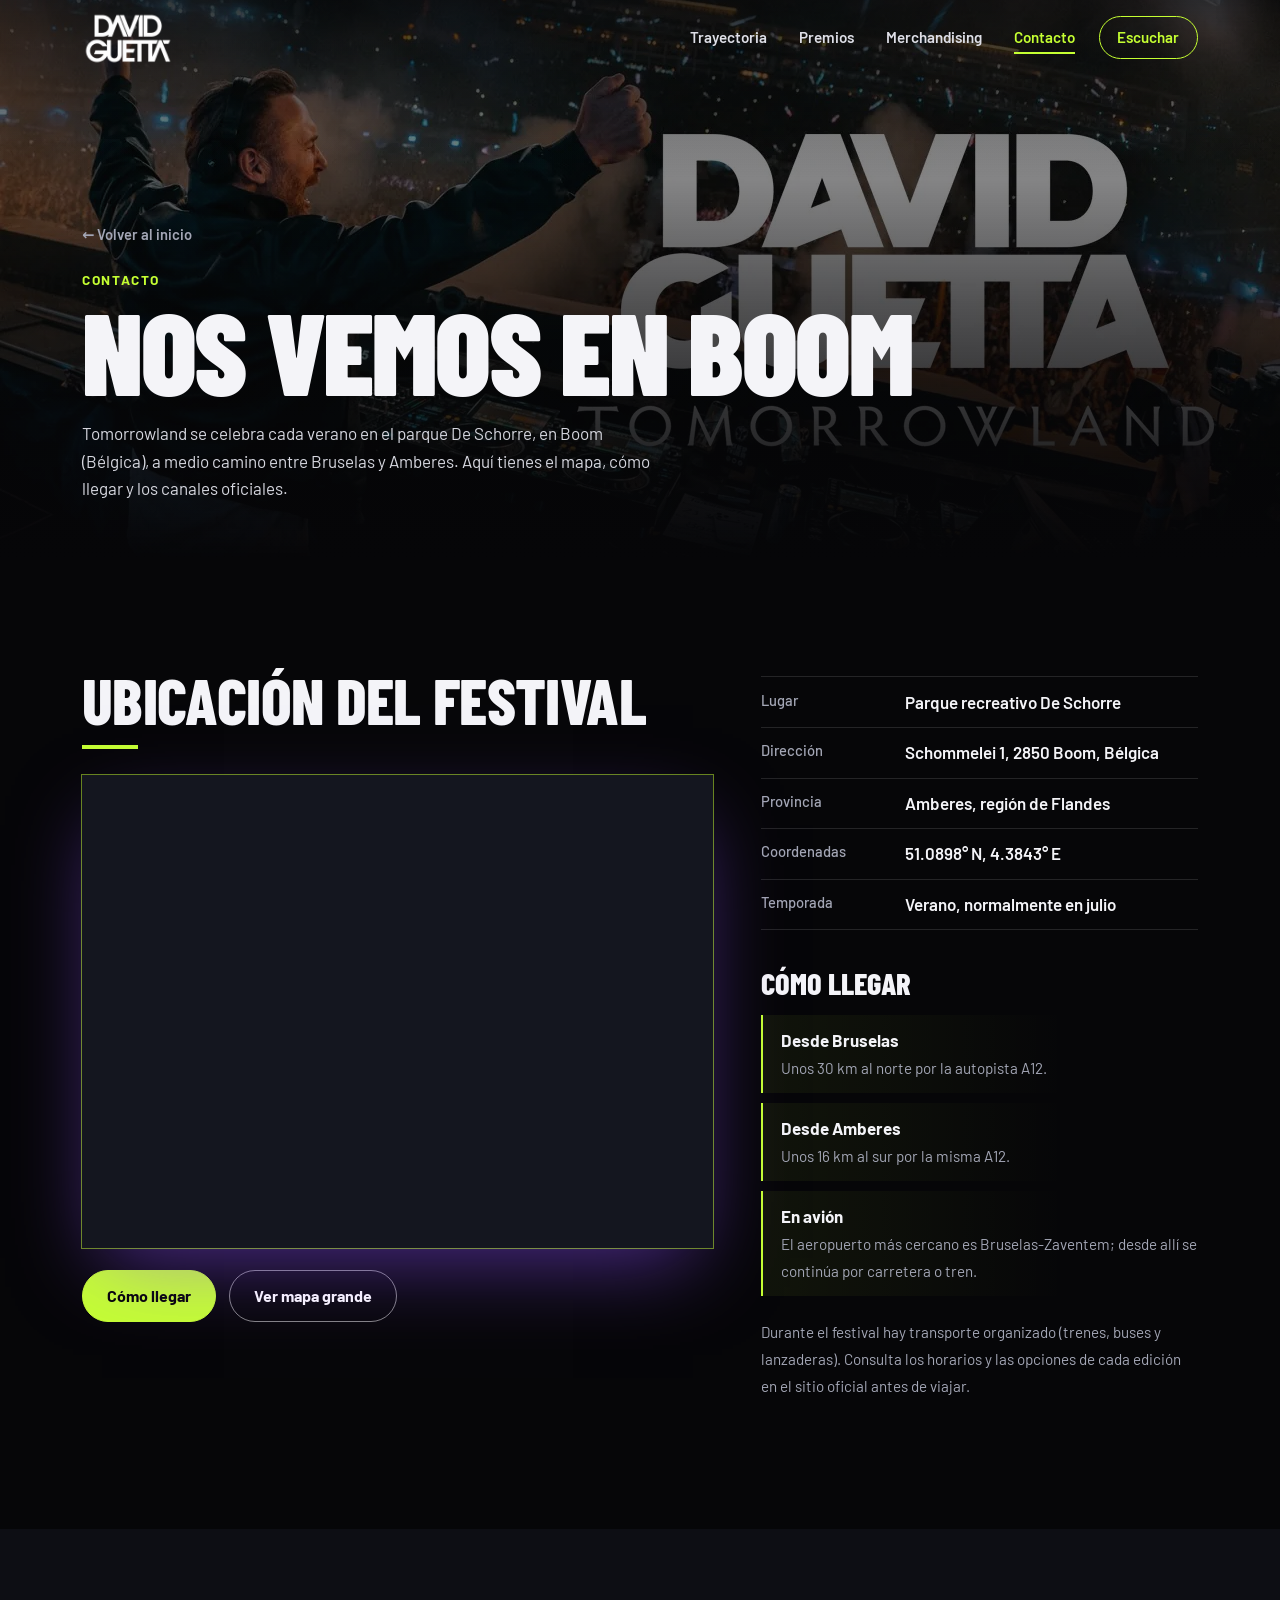
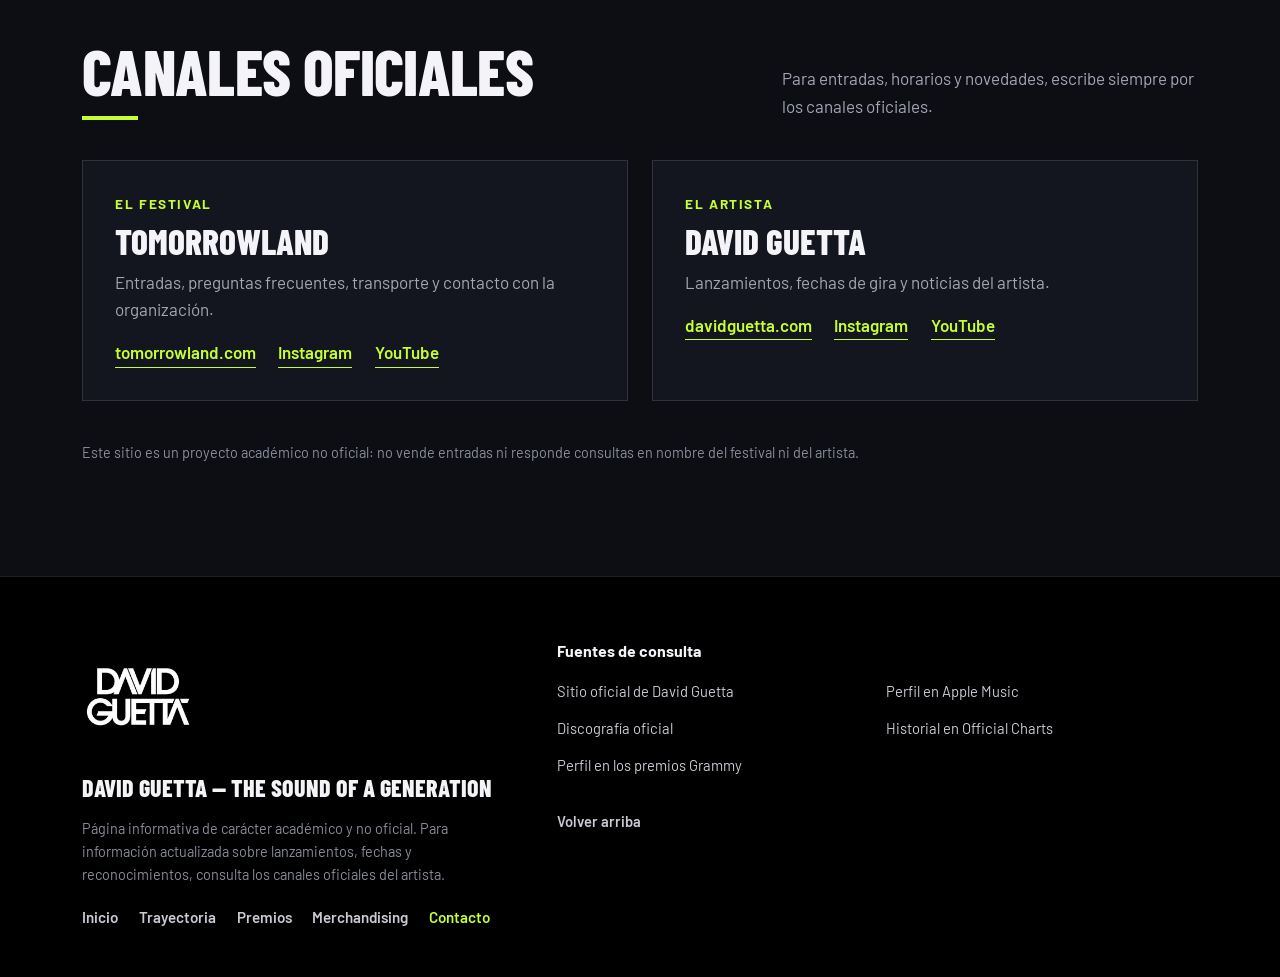
<file: contacto.html>
<!doctype html>
<html lang="es">
<head>
  <meta charset="utf-8">
  <meta name="viewport" content="width=device-width, initial-scale=1">
  <meta name="description" content="Contacto y ubicación de Tomorrowland en Boom, Bélgica: mapa interactivo, cómo llegar y canales oficiales.">
  <meta name="theme-color" content="#060608">
  <meta property="og:type" content="website">
  <meta property="og:title" content="Contacto y ubicación | David Guetta">
  <meta property="og:description" content="Contacto y ubicación de Tomorrowland en Boom, Bélgica: mapa interactivo, cómo llegar y canales oficiales.">
  <title>Contacto y ubicación | David Guetta</title>
  <link rel="icon" href="img/brand/logo.webp" type="image/webp">

  <!-- Bootstrap 5: grilla, navbar responsive y carrusel de fotos -->
  <link href="https://cdn.jsdelivr.net/npm/bootstrap@5.3.3/dist/css/bootstrap.min.css" rel="stylesheet">
  <!-- Tipografías -->
  <link rel="preconnect" href="https://fonts.googleapis.com">
  <link rel="preconnect" href="https://fonts.gstatic.com" crossorigin>
  <link href="https://fonts.googleapis.com/css2?family=Barlow+Condensed:ital,wght@0,500;0,700;0,800;0,900;1,800&family=Barlow:wght@400;500;600;700&display=swap" rel="stylesheet">
  <link rel="stylesheet" href="css/styles.css?v=6">
  <!-- Activa las animaciones antes de pintar la página (así no hay parpadeo).
       Si la persona pidió "reducir movimiento" en su sistema, no se activan.
       Si main.js no llega a cargar, a los 3 s se desactivan para que nada quede oculto. -->
  <script>
    document.documentElement.classList.add('js');
    if (!window.matchMedia('(prefers-reduced-motion: reduce)').matches) {
      document.documentElement.classList.add('motion');
      setTimeout(function () { if (!window.__fxReady) document.documentElement.classList.remove('motion'); }, 3000);
    }
  </script>
</head>
<body>
  <a class="skip-link" href="#contenido">Saltar al contenido</a>
  <div class="scroll-progress" aria-hidden="true"></div>

  <!-- Navegación Bootstrap: se convierte en menú hamburguesa en pantallas pequeñas -->
  <nav class="navbar navbar-expand-lg navbar-dark site-nav fixed-top" aria-label="Principal">
    <div class="container">
      <a class="navbar-brand brand-mark" href="index.html" aria-label="David Guetta, inicio">
        <span class="brand-logo" aria-hidden="true"></span>
      </a>
      <button class="navbar-toggler" type="button" data-bs-toggle="collapse" data-bs-target="#mainNav"
        aria-controls="mainNav" aria-expanded="false" aria-label="Abrir o cerrar navegación">
        <span class="navbar-toggler-icon"></span>
      </button>
      <div class="collapse navbar-collapse" id="mainNav">
        <ul class="navbar-nav ms-auto align-items-lg-center gap-lg-3">
          <li class="nav-item"><a class="nav-link" href="trayectoria.html">Trayectoria</a></li>
          <li class="nav-item"><a class="nav-link" href="premios.html">Premios</a></li>
          <li class="nav-item"><a class="nav-link" href="merchandising.html">Merchandising</a></li>
          <li class="nav-item"><a class="nav-link" href="contacto.html" aria-current="page">Contacto</a></li>
          <li class="nav-item"><a class="nav-link nav-cta" href="https://open.spotify.com/search/David%20Guetta" target="_blank" rel="noopener noreferrer">Escuchar</a></li>
        </ul>
      </div>
    </div>
  </nav>

  <main id="contenido">
    <!-- ENCABEZADO DE LA PÁGINA -->
    <header class="page-hero" id="inicio">
      <img class="page-hero-photo" src="img/galeria/tomorrowland-cabina.webp" srcset="img/galeria/tomorrowland-cabina-640.webp 640w, img/galeria/tomorrowland-cabina.webp 1280w" sizes="100vw" alt="David Guetta saluda al público desde la cabina del escenario de Tomorrowland" width="1280" height="720" fetchpriority="high">
      <div class="container page-hero-content">
        <a class="page-back" href="index.html">Volver al inicio</a>
        <p class="page-kicker">Contacto</p>
        <h1 class="page-title">Nos vemos en Boom</h1>
        <p class="page-intro">Tomorrowland se celebra cada verano en el parque De Schorre, en Boom (Bélgica), a medio camino entre Bruselas y Amberes. Aquí tienes el mapa, cómo llegar y los canales oficiales.</p>
      </div>
    </header>

    <!-- MAPA Y UBICACIÓN -->
    <section class="section-pad" id="ubicacion">
      <div class="container">
        <div class="row g-4 g-lg-5">
          <div class="col-lg-7">
            <h2 class="section-title">Ubicación del festival</h2>
            <div class="map-frame">
              <iframe title="Mapa interactivo del parque De Schorre en Boom, Bélgica, sede de Tomorrowland"
                src="https://www.openstreetmap.org/export/embed.html?bbox=4.3600%2C51.0800%2C4.4080%2C51.0990&amp;layer=mapnik&amp;marker=51.0898%2C4.3843"
                loading="lazy"></iframe>
            </div>
            <div class="map-actions">
              <a class="btn btn-neon" href="https://www.google.com/maps/dir/?api=1&amp;destination=51.0898,4.3843" target="_blank" rel="noopener noreferrer">Cómo llegar</a>
              <a class="btn btn-ghost" href="https://www.openstreetmap.org/?mlat=51.0898&amp;mlon=4.3843#map=15/51.0898/4.3843" target="_blank" rel="noopener noreferrer">Ver mapa grande</a>
            </div>
          </div>
          <div class="col-lg-5">
            <dl class="profile contact-data">
              <div><dt>Lugar</dt><dd>Parque recreativo De Schorre</dd></div>
              <div><dt>Dirección</dt><dd>Schommelei 1, 2850 Boom, Bélgica</dd></div>
              <div><dt>Provincia</dt><dd>Amberes, región de Flandes</dd></div>
              <div><dt>Coordenadas</dt><dd>51.0898° N, 4.3843° E</dd></div>
              <div><dt>Temporada</dt><dd>Verano, normalmente en julio</dd></div>
            </dl>
            <h3 class="contact-heading">Cómo llegar</h3>
            <ul class="route-list">
              <li><strong>Desde Bruselas</strong><span>Unos 30 km al norte por la autopista A12.</span></li>
              <li><strong>Desde Amberes</strong><span>Unos 16 km al sur por la misma A12.</span></li>
              <li><strong>En avión</strong><span>El aeropuerto más cercano es Bruselas-Zaventem; desde allí se continúa por carretera o tren.</span></li>
            </ul>
            <p class="body-copy contact-note">Durante el festival hay transporte organizado (trenes, buses y lanzaderas). Consulta los horarios y las opciones de cada edición en el sitio oficial antes de viajar.</p>
          </div>
        </div>
      </div>
    </section>

    <!-- CANALES OFICIALES -->
    <section class="section-pad section-alt" id="canales">
      <div class="container">
        <div class="section-head">
          <h2 class="section-title">Canales oficiales</h2>
          <p class="section-intro">Para entradas, horarios y novedades, escribe siempre por los canales oficiales.</p>
        </div>
        <div class="row row-cols-1 row-cols-md-2 g-3 g-md-4">
          <div class="col">
            <article class="contact-card">
              <p class="page-kicker">El festival</p>
              <h3>Tomorrowland</h3>
              <p>Entradas, preguntas frecuentes, transporte y contacto con la organización.</p>
              <div class="contact-links">
                <a class="text-link" href="https://www.tomorrowland.com/" target="_blank" rel="noopener noreferrer">tomorrowland.com</a>
                <a class="text-link" href="https://www.instagram.com/tomorrowland/" target="_blank" rel="noopener noreferrer">Instagram</a>
                <a class="text-link" href="https://www.youtube.com/@tomorrowland" target="_blank" rel="noopener noreferrer">YouTube</a>
              </div>
            </article>
          </div>
          <div class="col">
            <article class="contact-card">
              <p class="page-kicker">El artista</p>
              <h3>David Guetta</h3>
              <p>Lanzamientos, fechas de gira y noticias del artista.</p>
              <div class="contact-links">
                <a class="text-link" href="https://davidguetta.com/" target="_blank" rel="noopener noreferrer">davidguetta.com</a>
                <a class="text-link" href="https://www.instagram.com/davidguetta/" target="_blank" rel="noopener noreferrer">Instagram</a>
                <a class="text-link" href="https://www.youtube.com/@davidguetta" target="_blank" rel="noopener noreferrer">YouTube</a>
              </div>
            </article>
          </div>
        </div>
        <p class="footer-note contact-disclaimer">Este sitio es un proyecto académico no oficial: no vende entradas ni responde consultas en nombre del festival ni del artista.</p>
      </div>
    </section>
  </main>

  <footer class="site-footer">
    <div class="container">
      <div class="row g-4 align-items-start">
        <div class="col-md-5">
          <img class="footer-logo" src="img/brand/logo.webp" alt="Logo de David Guetta" width="400" height="400" loading="lazy">
          <p class="footer-tagline">David Guetta — The sound of a generation</p>
          <p class="footer-note">Página informativa de carácter académico y no oficial. Para información actualizada sobre lanzamientos, fechas y reconocimientos, consulta los canales oficiales del artista.</p>
          <nav class="footer-nav" aria-label="Páginas del sitio">
            <a href="index.html">Inicio</a>
            <a href="trayectoria.html">Trayectoria</a>
            <a href="premios.html">Premios</a>
            <a href="merchandising.html">Merchandising</a>
            <a href="contacto.html" aria-current="page">Contacto</a>
          </nav>
        </div>
        <div class="col-md-7">
          <h2 class="footer-heading">Fuentes de consulta</h2>
          <ul class="sources">
            <li><a href="https://davidguetta.com/" target="_blank" rel="noopener noreferrer">Sitio oficial de David Guetta</a></li>
            <li><a href="https://davidguetta.com/discography/" target="_blank" rel="noopener noreferrer">Discografía oficial</a></li>
            <li><a href="https://www.grammy.com/artists/david-guetta/12848/" target="_blank" rel="noopener noreferrer">Perfil en los premios Grammy</a></li>
            <li><a href="https://music.apple.com/us/artist/david-guetta/5557599" target="_blank" rel="noopener noreferrer">Perfil en Apple Music</a></li>
            <li><a href="https://www.officialcharts.com/artist/816/david-guetta/" target="_blank" rel="noopener noreferrer">Historial en Official Charts</a></li>
          </ul>
          <a href="#inicio" class="back-top">Volver arriba</a>
        </div>
      </div>
    </div>
  </footer>

  <!-- Bootstrap JavaScript: menú responsive y carrusel -->
  <script src="https://cdn.jsdelivr.net/npm/bootstrap@5.3.3/dist/js/bootstrap.bundle.min.js"></script>
  <script src="js/main.js?v=6"></script>
</body>
</html>
</file>
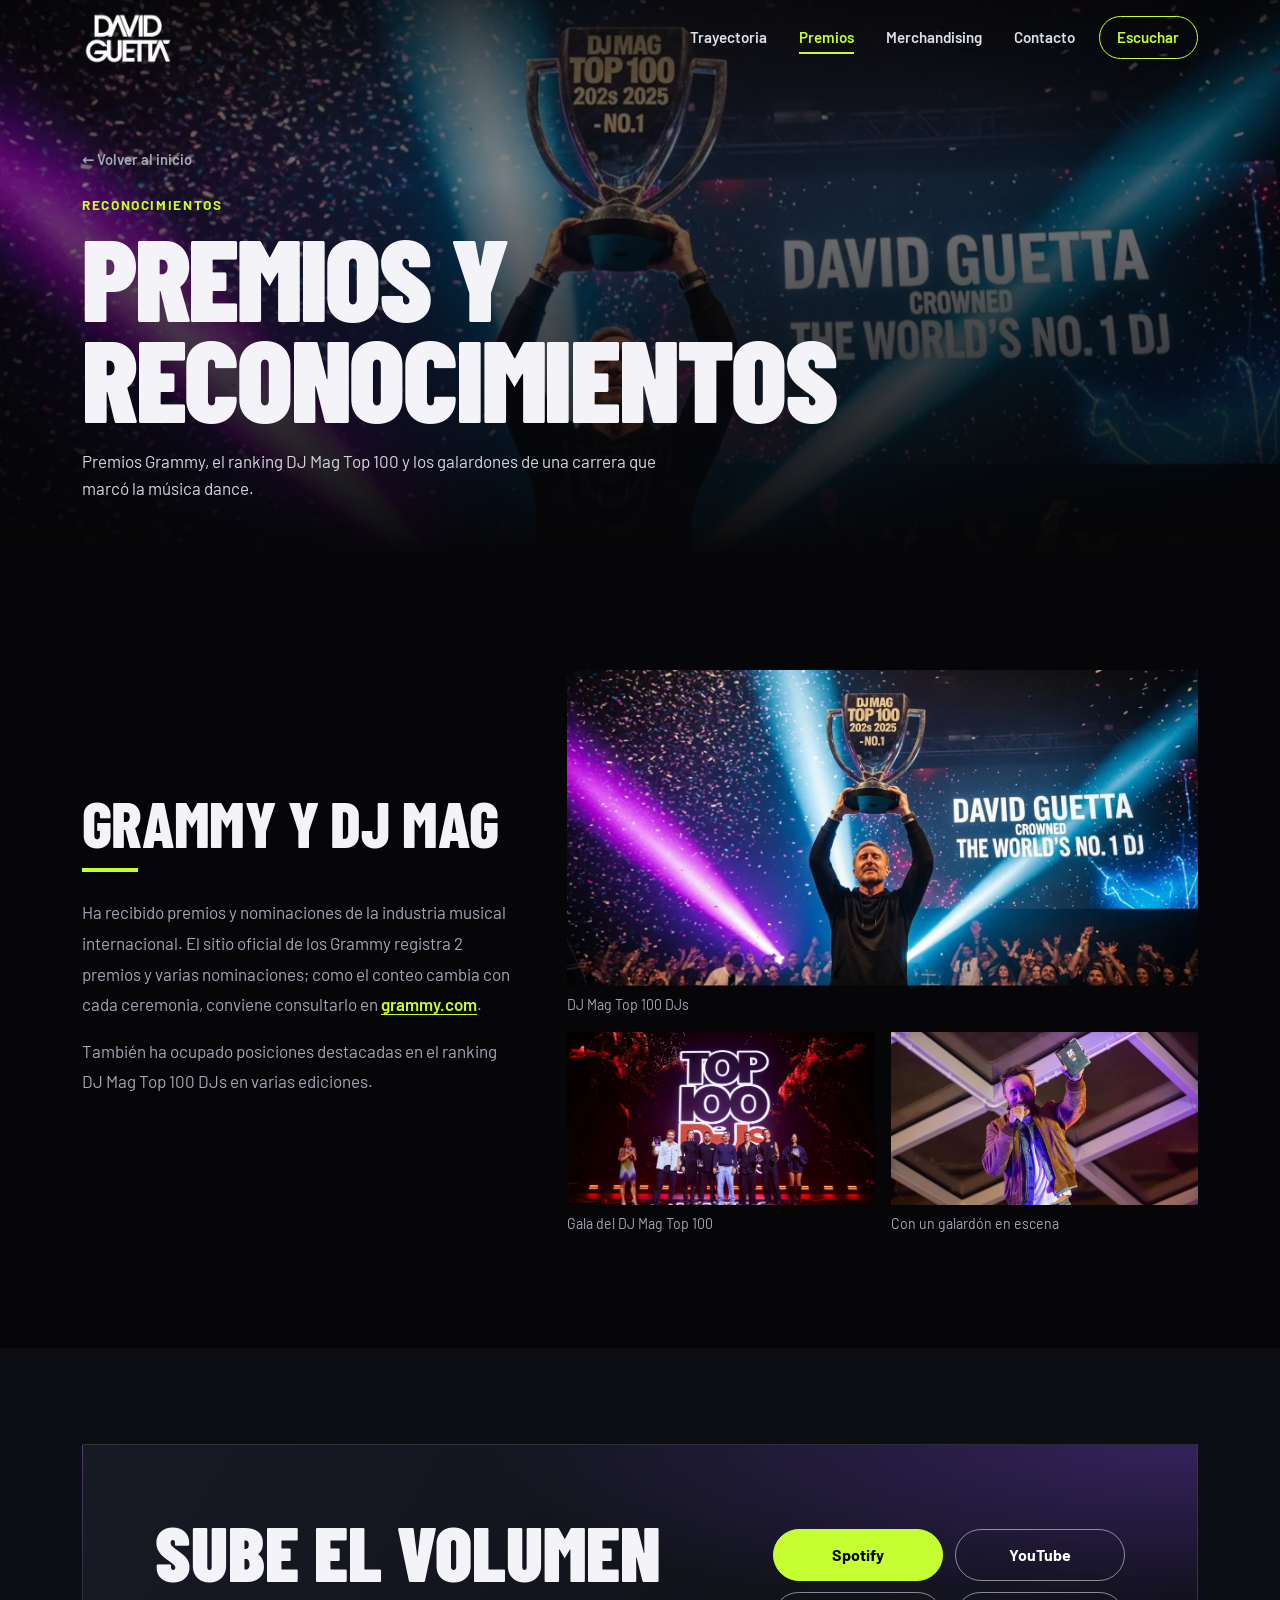
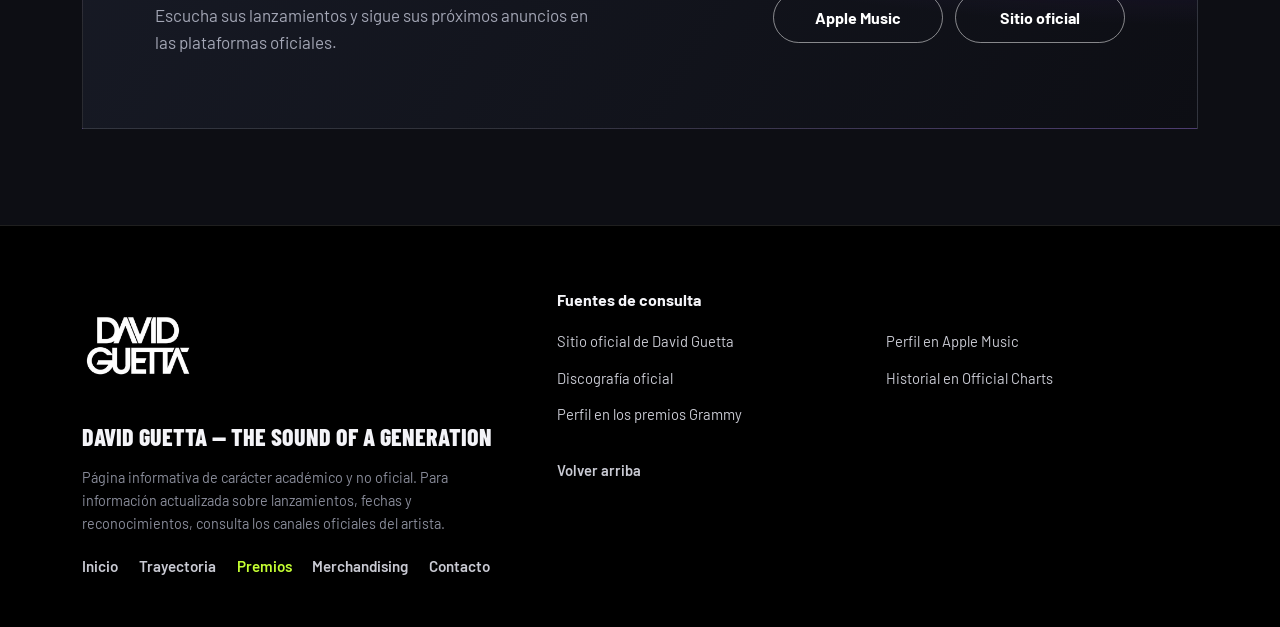
<file: premios.html>
<!doctype html>
<html lang="es">
<head>
  <meta charset="utf-8">
  <meta name="viewport" content="width=device-width, initial-scale=1">
  <meta name="description" content="Premios Grammy, ranking DJ Mag Top 100 y otros reconocimientos de David Guetta.">
  <meta name="theme-color" content="#060608">
  <meta property="og:type" content="website">
  <meta property="og:title" content="Premios y reconocimientos | David Guetta">
  <meta property="og:description" content="Premios Grammy, ranking DJ Mag Top 100 y otros reconocimientos de David Guetta.">
  <title>Premios y reconocimientos | David Guetta</title>
  <link rel="icon" href="img/brand/logo.webp" type="image/webp">

  <!-- Bootstrap 5: grilla, navbar responsive y carrusel de fotos -->
  <link href="https://cdn.jsdelivr.net/npm/bootstrap@5.3.3/dist/css/bootstrap.min.css" rel="stylesheet">
  <!-- Tipografías -->
  <link rel="preconnect" href="https://fonts.googleapis.com">
  <link rel="preconnect" href="https://fonts.gstatic.com" crossorigin>
  <link href="https://fonts.googleapis.com/css2?family=Barlow+Condensed:ital,wght@0,500;0,700;0,800;0,900;1,800&family=Barlow:wght@400;500;600;700&display=swap" rel="stylesheet">
  <link rel="stylesheet" href="css/styles.css?v=6">
  <!-- Activa las animaciones antes de pintar la página (así no hay parpadeo).
       Si la persona pidió "reducir movimiento" en su sistema, no se activan.
       Si main.js no llega a cargar, a los 3 s se desactivan para que nada quede oculto. -->
  <script>
    document.documentElement.classList.add('js');
    if (!window.matchMedia('(prefers-reduced-motion: reduce)').matches) {
      document.documentElement.classList.add('motion');
      setTimeout(function () { if (!window.__fxReady) document.documentElement.classList.remove('motion'); }, 3000);
    }
  </script>
</head>
<body>
  <a class="skip-link" href="#contenido">Saltar al contenido</a>
  <div class="scroll-progress" aria-hidden="true"></div>

  <!-- Navegación Bootstrap: se convierte en menú hamburguesa en pantallas pequeñas -->
  <nav class="navbar navbar-expand-lg navbar-dark site-nav fixed-top" aria-label="Principal">
    <div class="container">
      <a class="navbar-brand brand-mark" href="index.html" aria-label="David Guetta, inicio">
        <span class="brand-logo" aria-hidden="true"></span>
      </a>
      <button class="navbar-toggler" type="button" data-bs-toggle="collapse" data-bs-target="#mainNav"
        aria-controls="mainNav" aria-expanded="false" aria-label="Abrir o cerrar navegación">
        <span class="navbar-toggler-icon"></span>
      </button>
      <div class="collapse navbar-collapse" id="mainNav">
        <ul class="navbar-nav ms-auto align-items-lg-center gap-lg-3">
          <li class="nav-item"><a class="nav-link" href="trayectoria.html">Trayectoria</a></li>
          <li class="nav-item"><a class="nav-link" href="premios.html" aria-current="page">Premios</a></li>
          <li class="nav-item"><a class="nav-link" href="merchandising.html">Merchandising</a></li>
          <li class="nav-item"><a class="nav-link" href="contacto.html">Contacto</a></li>
          <li class="nav-item"><a class="nav-link nav-cta" href="https://open.spotify.com/search/David%20Guetta" target="_blank" rel="noopener noreferrer">Escuchar</a></li>
        </ul>
      </div>
    </div>
  </nav>

  <main id="contenido">
    <!-- ENCABEZADO DE LA PÁGINA -->
    <header class="page-hero" id="inicio">
      <img class="page-hero-photo" src="img/premios/dj-mag-top-100-trofeo.webp" alt="David Guetta levanta un trofeo del DJ Mag Top 100 en un escenario con luces" fetchpriority="high">
      <div class="container page-hero-content">
        <a class="page-back" href="index.html">Volver al inicio</a>
        <p class="page-kicker">Reconocimientos</p>
        <h1 class="page-title">Premios y reconocimientos</h1>
        <p class="page-intro">Premios Grammy, el ranking DJ Mag Top 100 y los galardones de una carrera que marcó la música dance.</p>
      </div>
    </header>

    <!-- PREMIOS -->
    <section class="section-pad" id="reconocimientos">
      <div class="container">
        <div class="row g-4 g-lg-5 align-items-center">
          <div class="col-lg-5">
            <h2 class="section-title">Grammy y DJ Mag</h2>
            <p class="body-copy">Ha recibido premios y nominaciones de la industria musical internacional. El sitio oficial de los Grammy registra 2 premios y varias nominaciones; como el conteo cambia con cada ceremonia, conviene consultarlo en <a class="inline-link" href="https://www.grammy.com/artists/david-guetta/12848/" target="_blank" rel="noopener noreferrer">grammy.com</a>.</p>
            <p class="body-copy">También ha ocupado posiciones destacadas en el ranking DJ Mag Top 100 DJs en varias ediciones.</p>
          </div>
          <div class="col-lg-7">
            <div class="awards-grid">
              <figure class="awards-main">
                <img src="img/premios/dj-mag-top-100-trofeo.webp" alt="David Guetta levanta un trofeo del DJ Mag Top 100 en un escenario con luces" width="1400" height="764" loading="lazy">
                <figcaption>DJ Mag Top 100 DJs</figcaption>
              </figure>
              <figure>
                <img src="img/premios/dj-mag-top-100-escenario.webp" alt="Varios DJ en el escenario de la gala DJ Mag Top 100" width="1400" height="934" loading="lazy">
                <figcaption>Gala del DJ Mag Top 100</figcaption>
              </figure>
              <figure>
                <img src="img/premios/premio-escenario.webp" alt="David Guetta con un micrófono y un galardón en la mano" width="961" height="540" loading="lazy">
                <figcaption>Con un galardón en escena</figcaption>
              </figure>
            </div>
          </div>
        </div>
      </div>
    </section>

    <!-- ESCUCHAR -->
    <section class="listen section-alt" id="escuchar">
      <div class="container">
        <div class="listen-panel">
          <div>
            <h2>Sube el volumen</h2>
            <p>Escucha sus lanzamientos y sigue sus próximos anuncios en las plataformas oficiales.</p>
          </div>
          <div class="listen-actions">
            <a class="btn btn-neon btn-lg" href="https://open.spotify.com/search/David%20Guetta" target="_blank" rel="noopener noreferrer">Spotify</a>
            <a class="btn btn-ghost btn-lg" href="https://www.youtube.com/@davidguetta" target="_blank" rel="noopener noreferrer">YouTube</a>
            <a class="btn btn-ghost btn-lg" href="https://music.apple.com/us/artist/david-guetta/5557599" target="_blank" rel="noopener noreferrer">Apple Music</a>
            <a class="btn btn-ghost btn-lg" href="https://davidguetta.com/" target="_blank" rel="noopener noreferrer">Sitio oficial</a>
          </div>
        </div>
      </div>
    </section>
  </main>

  <footer class="site-footer">
    <div class="container">
      <div class="row g-4 align-items-start">
        <div class="col-md-5">
          <img class="footer-logo" src="img/brand/logo.webp" alt="Logo de David Guetta" width="400" height="400" loading="lazy">
          <p class="footer-tagline">David Guetta — The sound of a generation</p>
          <p class="footer-note">Página informativa de carácter académico y no oficial. Para información actualizada sobre lanzamientos, fechas y reconocimientos, consulta los canales oficiales del artista.</p>
          <nav class="footer-nav" aria-label="Páginas del sitio">
            <a href="index.html">Inicio</a>
            <a href="trayectoria.html">Trayectoria</a>
            <a href="premios.html" aria-current="page">Premios</a>
            <a href="merchandising.html">Merchandising</a>
            <a href="contacto.html">Contacto</a>
          </nav>
        </div>
        <div class="col-md-7">
          <h2 class="footer-heading">Fuentes de consulta</h2>
          <ul class="sources">
            <li><a href="https://davidguetta.com/" target="_blank" rel="noopener noreferrer">Sitio oficial de David Guetta</a></li>
            <li><a href="https://davidguetta.com/discography/" target="_blank" rel="noopener noreferrer">Discografía oficial</a></li>
            <li><a href="https://www.grammy.com/artists/david-guetta/12848/" target="_blank" rel="noopener noreferrer">Perfil en los premios Grammy</a></li>
            <li><a href="https://music.apple.com/us/artist/david-guetta/5557599" target="_blank" rel="noopener noreferrer">Perfil en Apple Music</a></li>
            <li><a href="https://www.officialcharts.com/artist/816/david-guetta/" target="_blank" rel="noopener noreferrer">Historial en Official Charts</a></li>
          </ul>
          <a href="#inicio" class="back-top">Volver arriba</a>
        </div>
      </div>
    </div>
  </footer>

  <!-- Bootstrap JavaScript: menú responsive y carrusel -->
  <script src="https://cdn.jsdelivr.net/npm/bootstrap@5.3.3/dist/js/bootstrap.bundle.min.js"></script>
  <script src="js/main.js?v=6"></script>
</body>
</html>
</file>
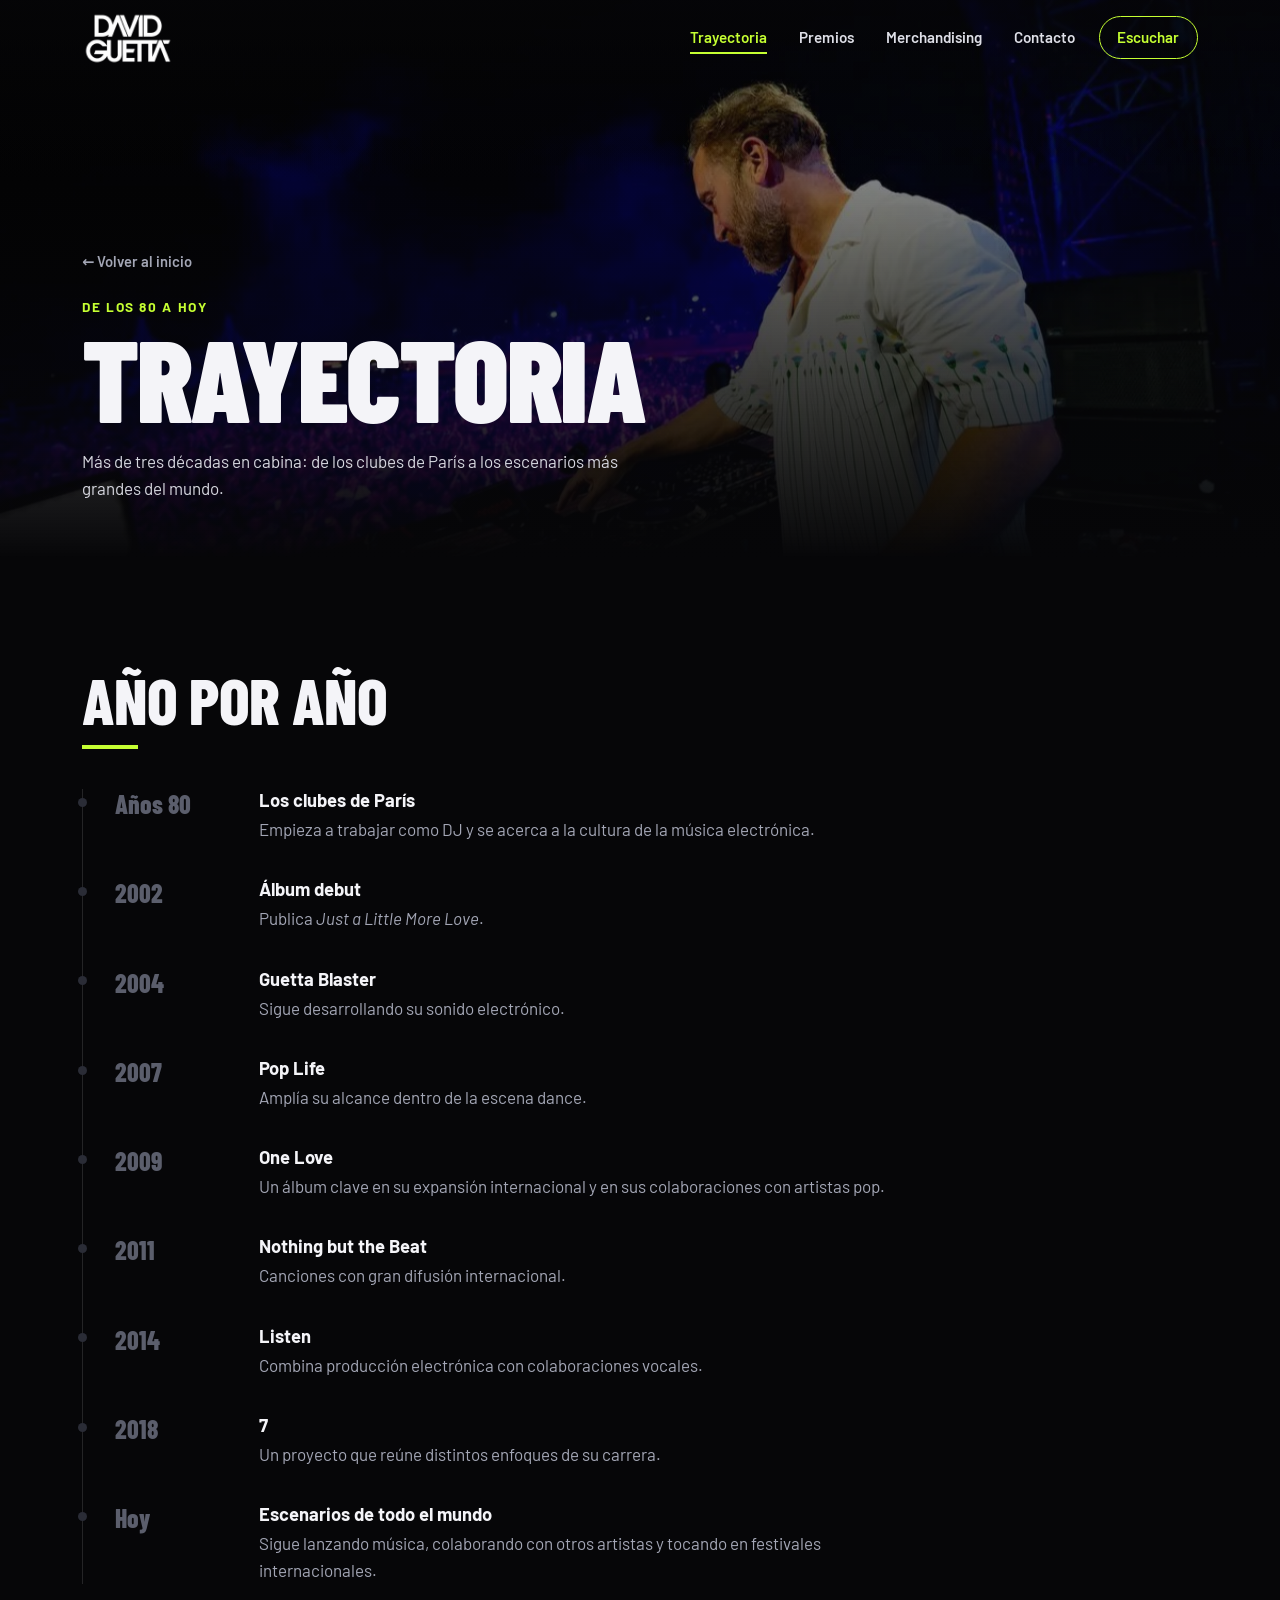
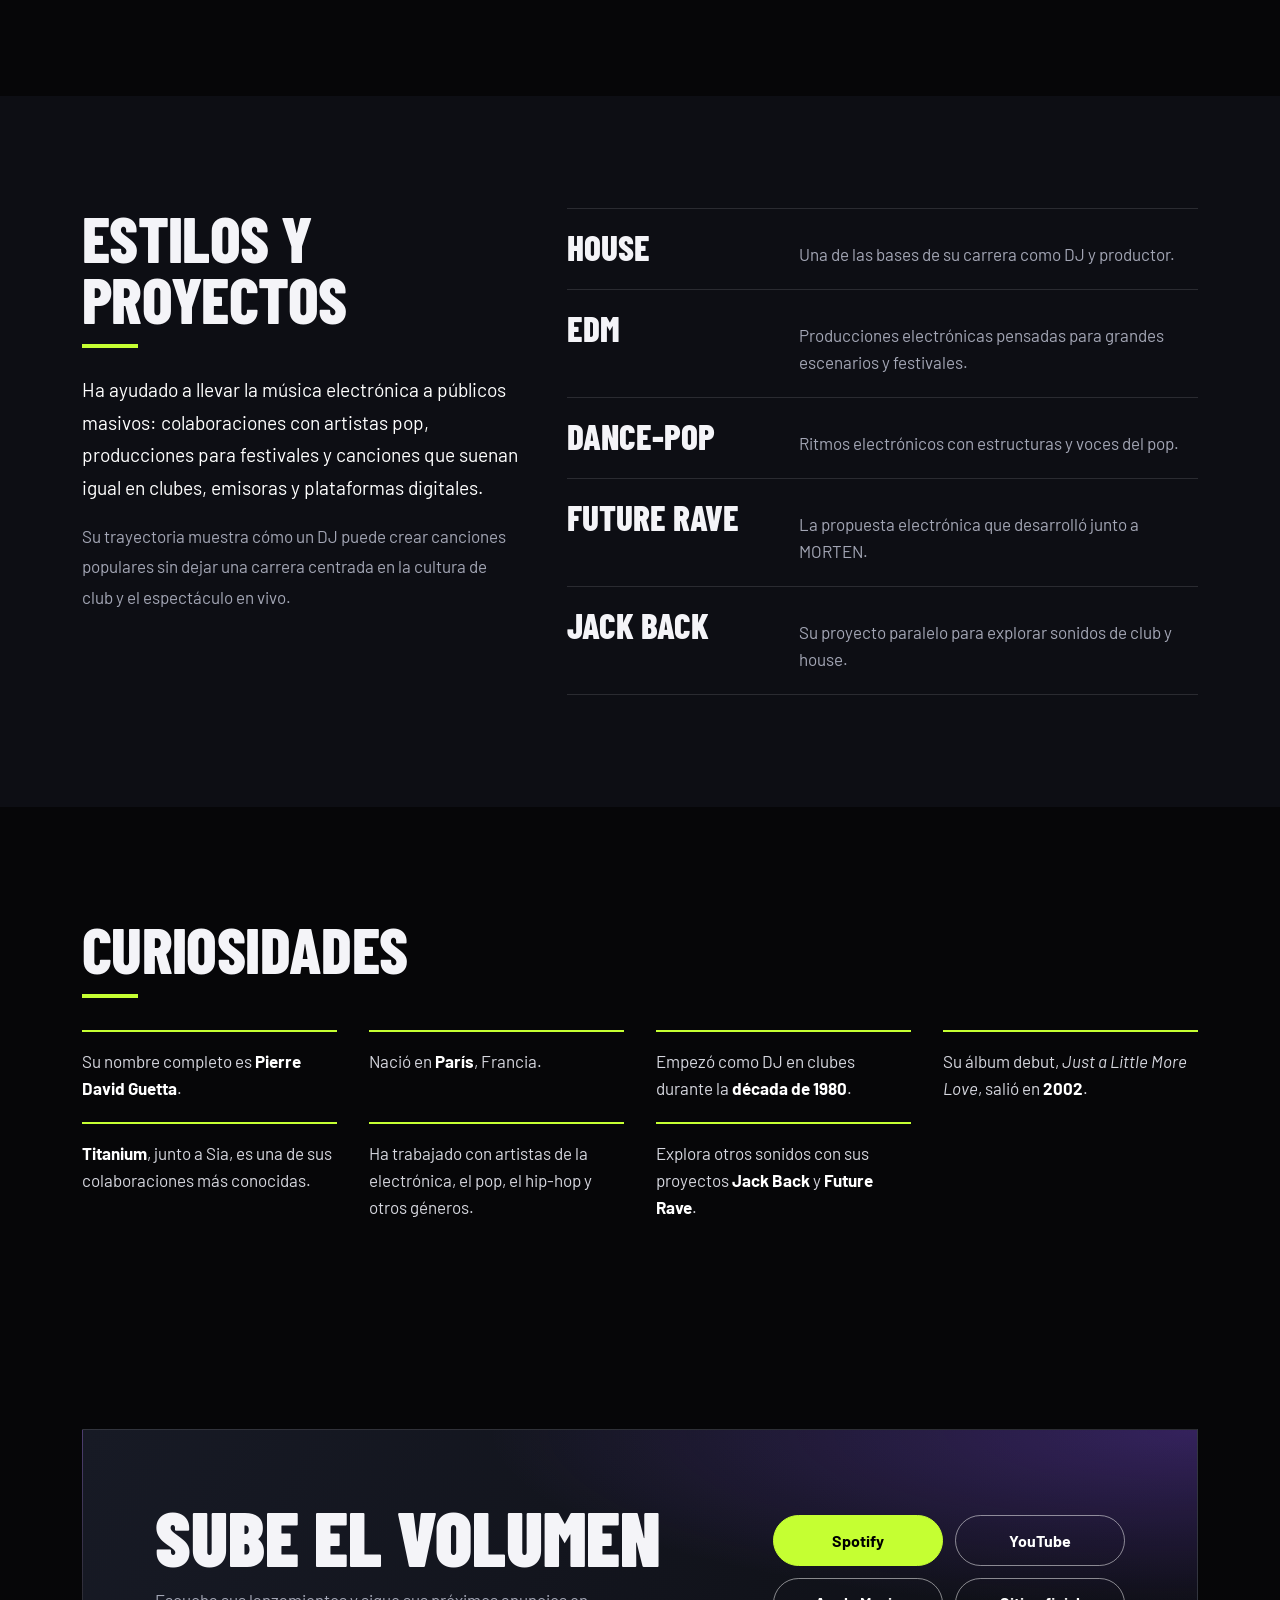
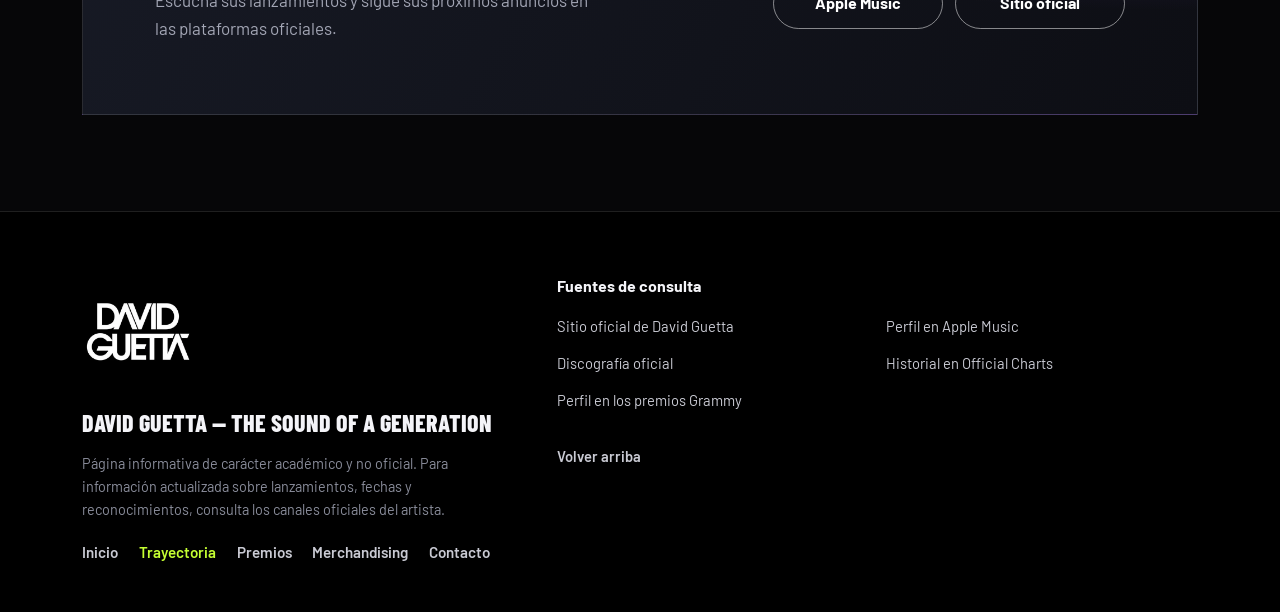
<file: trayectoria.html>
<!doctype html>
<html lang="es">
<head>
  <meta charset="utf-8">
  <meta name="viewport" content="width=device-width, initial-scale=1">
  <meta name="description" content="La trayectoria de David Guetta año por año: de los clubes de París a los grandes festivales del mundo.">
  <meta name="theme-color" content="#060608">
  <meta property="og:type" content="website">
  <meta property="og:title" content="Trayectoria | David Guetta">
  <meta property="og:description" content="La trayectoria de David Guetta año por año: de los clubes de París a los grandes festivales del mundo.">
  <title>Trayectoria | David Guetta</title>
  <link rel="icon" href="img/brand/logo.webp" type="image/webp">

  <!-- Bootstrap 5: grilla, navbar responsive y carrusel de fotos -->
  <link href="https://cdn.jsdelivr.net/npm/bootstrap@5.3.3/dist/css/bootstrap.min.css" rel="stylesheet">
  <!-- Tipografías -->
  <link rel="preconnect" href="https://fonts.googleapis.com">
  <link rel="preconnect" href="https://fonts.gstatic.com" crossorigin>
  <link href="https://fonts.googleapis.com/css2?family=Barlow+Condensed:ital,wght@0,500;0,700;0,800;0,900;1,800&family=Barlow:wght@400;500;600;700&display=swap" rel="stylesheet">
  <link rel="stylesheet" href="css/styles.css?v=6">
  <!-- Activa las animaciones antes de pintar la página (así no hay parpadeo).
       Si la persona pidió "reducir movimiento" en su sistema, no se activan.
       Si main.js no llega a cargar, a los 3 s se desactivan para que nada quede oculto. -->
  <script>
    document.documentElement.classList.add('js');
    if (!window.matchMedia('(prefers-reduced-motion: reduce)').matches) {
      document.documentElement.classList.add('motion');
      setTimeout(function () { if (!window.__fxReady) document.documentElement.classList.remove('motion'); }, 3000);
    }
  </script>
</head>
<body>
  <a class="skip-link" href="#contenido">Saltar al contenido</a>
  <div class="scroll-progress" aria-hidden="true"></div>

  <!-- Navegación Bootstrap: se convierte en menú hamburguesa en pantallas pequeñas -->
  <nav class="navbar navbar-expand-lg navbar-dark site-nav fixed-top" aria-label="Principal">
    <div class="container">
      <a class="navbar-brand brand-mark" href="index.html" aria-label="David Guetta, inicio">
        <span class="brand-logo" aria-hidden="true"></span>
      </a>
      <button class="navbar-toggler" type="button" data-bs-toggle="collapse" data-bs-target="#mainNav"
        aria-controls="mainNav" aria-expanded="false" aria-label="Abrir o cerrar navegación">
        <span class="navbar-toggler-icon"></span>
      </button>
      <div class="collapse navbar-collapse" id="mainNav">
        <ul class="navbar-nav ms-auto align-items-lg-center gap-lg-3">
          <li class="nav-item"><a class="nav-link" href="trayectoria.html" aria-current="page">Trayectoria</a></li>
          <li class="nav-item"><a class="nav-link" href="premios.html">Premios</a></li>
          <li class="nav-item"><a class="nav-link" href="merchandising.html">Merchandising</a></li>
          <li class="nav-item"><a class="nav-link" href="contacto.html">Contacto</a></li>
          <li class="nav-item"><a class="nav-link nav-cta" href="https://open.spotify.com/search/David%20Guetta" target="_blank" rel="noopener noreferrer">Escuchar</a></li>
        </ul>
      </div>
    </div>
  </nav>

  <main id="contenido">
    <!-- ENCABEZADO DE LA PÁGINA -->
    <header class="page-hero" id="inicio">
      <img class="page-hero-photo" src="img/galeria/cabina-noche.webp" alt="David Guetta mezclando de noche ante un estadio iluminado de morado" fetchpriority="high">
      <div class="container page-hero-content">
        <a class="page-back" href="index.html">Volver al inicio</a>
        <p class="page-kicker">De los 80 a hoy</p>
        <h1 class="page-title">Trayectoria</h1>
        <p class="page-intro">Más de tres décadas en cabina: de los clubes de París a los escenarios más grandes del mundo.</p>
      </div>
    </header>

    <!-- LÍNEA DE TIEMPO -->
    <section class="section-pad" id="linea-de-tiempo">
      <div class="container">
        <h2 class="section-title">Año por año</h2>
        <ol class="timeline">
          <li><span class="timeline-year">Años 80</span><div><h3>Los clubes de París</h3><p>Empieza a trabajar como DJ y se acerca a la cultura de la música electrónica.</p></div></li>
          <li><span class="timeline-year">2002</span><div><h3>Álbum debut</h3><p>Publica <cite>Just a Little More Love</cite>.</p></div></li>
          <li><span class="timeline-year">2004</span><div><h3>Guetta Blaster</h3><p>Sigue desarrollando su sonido electrónico.</p></div></li>
          <li><span class="timeline-year">2007</span><div><h3>Pop Life</h3><p>Amplía su alcance dentro de la escena dance.</p></div></li>
          <li><span class="timeline-year">2009</span><div><h3>One Love</h3><p>Un álbum clave en su expansión internacional y en sus colaboraciones con artistas pop.</p></div></li>
          <li><span class="timeline-year">2011</span><div><h3>Nothing but the Beat</h3><p>Canciones con gran difusión internacional.</p></div></li>
          <li><span class="timeline-year">2014</span><div><h3>Listen</h3><p>Combina producción electrónica con colaboraciones vocales.</p></div></li>
          <li><span class="timeline-year">2018</span><div><h3>7</h3><p>Un proyecto que reúne distintos enfoques de su carrera.</p></div></li>
          <li><span class="timeline-year">Hoy</span><div><h3>Escenarios de todo el mundo</h3><p>Sigue lanzando música, colaborando con otros artistas y tocando en festivales internacionales.</p></div></li>
        </ol>
      </div>
    </section>

    <!-- ESTILOS, PROYECTOS E INFLUENCIA -->
    <section class="section-pad section-alt" id="estilos">
      <div class="container">
        <div class="row g-4 g-lg-5">
          <div class="col-lg-5">
            <h2 class="section-title">Estilos y proyectos</h2>
            <p class="lead-copy">Ha ayudado a llevar la música electrónica a públicos masivos: colaboraciones con artistas pop, producciones para festivales y canciones que suenan igual en clubes, emisoras y plataformas digitales.</p>
            <p class="body-copy">Su trayectoria muestra cómo un DJ puede crear canciones populares sin dejar una carrera centrada en la cultura de club y el espectáculo en vivo.</p>
          </div>
          <div class="col-lg-7">
            <dl class="styles-list">
              <div><dt>House</dt><dd>Una de las bases de su carrera como DJ y productor.</dd></div>
              <div><dt>EDM</dt><dd>Producciones electrónicas pensadas para grandes escenarios y festivales.</dd></div>
              <div><dt>Dance-pop</dt><dd>Ritmos electrónicos con estructuras y voces del pop.</dd></div>
              <div><dt>Future Rave</dt><dd>La propuesta electrónica que desarrolló junto a MORTEN.</dd></div>
              <div><dt>Jack Back</dt><dd>Su proyecto paralelo para explorar sonidos de club y house.</dd></div>
            </dl>
          </div>
        </div>
      </div>
    </section>

    <!-- CURIOSIDADES -->
    <section class="section-pad" id="curiosidades">
      <div class="container">
        <h2 class="section-title">Curiosidades</h2>
        <ul class="trivia">
          <li>Su nombre completo es <strong>Pierre David Guetta</strong>.</li>
          <li>Nació en <strong>París</strong>, Francia.</li>
          <li>Empezó como DJ en clubes durante la <strong>década de 1980</strong>.</li>
          <li>Su álbum debut, <cite>Just a Little More Love</cite>, salió en <strong>2002</strong>.</li>
          <li><strong>Titanium</strong>, junto a Sia, es una de sus colaboraciones más conocidas.</li>
          <li>Ha trabajado con artistas de la electrónica, el pop, el hip-hop y otros géneros.</li>
          <li>Explora otros sonidos con sus proyectos <strong>Jack Back</strong> y <strong>Future Rave</strong>.</li>
        </ul>
      </div>
    </section>

    <!-- ESCUCHAR -->
    <section class="listen" id="escuchar">
      <div class="container">
        <div class="listen-panel">
          <div>
            <h2>Sube el volumen</h2>
            <p>Escucha sus lanzamientos y sigue sus próximos anuncios en las plataformas oficiales.</p>
          </div>
          <div class="listen-actions">
            <a class="btn btn-neon btn-lg" href="https://open.spotify.com/search/David%20Guetta" target="_blank" rel="noopener noreferrer">Spotify</a>
            <a class="btn btn-ghost btn-lg" href="https://www.youtube.com/@davidguetta" target="_blank" rel="noopener noreferrer">YouTube</a>
            <a class="btn btn-ghost btn-lg" href="https://music.apple.com/us/artist/david-guetta/5557599" target="_blank" rel="noopener noreferrer">Apple Music</a>
            <a class="btn btn-ghost btn-lg" href="https://davidguetta.com/" target="_blank" rel="noopener noreferrer">Sitio oficial</a>
          </div>
        </div>
      </div>
    </section>
  </main>

  <footer class="site-footer">
    <div class="container">
      <div class="row g-4 align-items-start">
        <div class="col-md-5">
          <img class="footer-logo" src="img/brand/logo.webp" alt="Logo de David Guetta" width="400" height="400" loading="lazy">
          <p class="footer-tagline">David Guetta — The sound of a generation</p>
          <p class="footer-note">Página informativa de carácter académico y no oficial. Para información actualizada sobre lanzamientos, fechas y reconocimientos, consulta los canales oficiales del artista.</p>
          <nav class="footer-nav" aria-label="Páginas del sitio">
            <a href="index.html">Inicio</a>
            <a href="trayectoria.html" aria-current="page">Trayectoria</a>
            <a href="premios.html">Premios</a>
            <a href="merchandising.html">Merchandising</a>
            <a href="contacto.html">Contacto</a>
          </nav>
        </div>
        <div class="col-md-7">
          <h2 class="footer-heading">Fuentes de consulta</h2>
          <ul class="sources">
            <li><a href="https://davidguetta.com/" target="_blank" rel="noopener noreferrer">Sitio oficial de David Guetta</a></li>
            <li><a href="https://davidguetta.com/discography/" target="_blank" rel="noopener noreferrer">Discografía oficial</a></li>
            <li><a href="https://www.grammy.com/artists/david-guetta/12848/" target="_blank" rel="noopener noreferrer">Perfil en los premios Grammy</a></li>
            <li><a href="https://music.apple.com/us/artist/david-guetta/5557599" target="_blank" rel="noopener noreferrer">Perfil en Apple Music</a></li>
            <li><a href="https://www.officialcharts.com/artist/816/david-guetta/" target="_blank" rel="noopener noreferrer">Historial en Official Charts</a></li>
          </ul>
          <a href="#inicio" class="back-top">Volver arriba</a>
        </div>
      </div>
    </div>
  </footer>

  <!-- Bootstrap JavaScript: menú responsive y carrusel -->
  <script src="https://cdn.jsdelivr.net/npm/bootstrap@5.3.3/dist/js/bootstrap.bundle.min.js"></script>
  <script src="js/main.js?v=6"></script>
</body>
</html>
</file>
<file: css/styles.css>
/* ==========================================================
   DAVID GUETTA — estilos personalizados
   Bootstrap 5 se encarga de la grilla, el navbar y el modal.
   ========================================================== */
:root {
  --bg: #060608;
  --bg-alt: #0d0e14;
  --panel: #14161f;
  --text: #f4f4f8;
  --muted: #a3a6b5;
  --neon: #c5ff32;
  --purple: #8c4dff;
  --line: rgba(255, 255, 255, .12);
  --display: "Barlow Condensed", "Arial Narrow", sans-serif;
  --body: "Barlow", "Segoe UI", system-ui, sans-serif;
  --nav-h: 76px;
}
* { box-sizing: border-box; }
html { scroll-behavior: smooth; scroll-padding-top: var(--nav-h); }
body {
  margin: 0; background: var(--bg); color: var(--text);
  font-family: var(--body); font-size: 1.0625rem; line-height: 1.6;
  overflow-x: hidden;
}
a { text-decoration: none; }
img { max-width: 100%; height: auto; display: block; }
cite { font-style: italic; }
:focus-visible { outline: 2px solid var(--neon); outline-offset: 3px; }

.skip-link {
  position: absolute; left: 1rem; top: -100px; z-index: 2000;
  background: var(--neon); color: #000; padding: .6rem 1rem; font-weight: 700;
}
.skip-link:focus { top: 1rem; }

/* ---------- Navegación ---------- */
/* Barra fija: sólida por defecto; con JS es transparente sobre la portada
   y se vuelve vidrio esmerilado al bajar (clase .is-scrolled desde main.js) */
.site-nav {
  min-height: var(--nav-h); border-bottom: 1px solid var(--line);
  background: rgba(6, 6, 8, .9); backdrop-filter: blur(14px); -webkit-backdrop-filter: blur(14px);
  transition: background-color .4s ease, border-color .4s ease, min-height .4s ease, backdrop-filter .4s ease;
}
.js .site-nav:not(.is-scrolled) { background: transparent; border-color: transparent; backdrop-filter: none; -webkit-backdrop-filter: none; }
.js .site-nav.is-scrolled {
  min-height: 62px; background: rgba(6, 6, 8, .6);
  backdrop-filter: blur(18px) saturate(160%); -webkit-backdrop-filter: blur(18px) saturate(160%);
}
/* Con el menú móvil abierto el fondo siempre es sólido para poder leerlo */
.js .site-nav:has(.navbar-collapse.show),
.js .site-nav:has(.navbar-collapse.collapsing) { background: rgba(6, 6, 8, .97); }

.scroll-progress {
  position: fixed; top: 0; left: 0; right: 0; height: 3px; z-index: 1040;
  background: var(--neon); box-shadow: 0 0 10px rgba(197, 255, 50, .6);
  transform: scaleX(0); transform-origin: left center; pointer-events: none;
}
/* Logo oficial: la imagen es blanca sobre negro, así que se usa como máscara de
   luminancia (el negro queda transparente) y se recorta el margen con cover */
.brand-mark { display: block; padding: 0; margin-right: 1rem; }
.brand-logo {
  display: block; width: 92px; height: 54px; background: #fff;
  -webkit-mask: url("../img/brand/logo.webp") center 48% / cover no-repeat;
  mask: url("../img/brand/logo.webp") center 48% / cover no-repeat luminance;
  transition: width .4s ease, height .4s ease;
}
/* Navegadores sin máscaras de luminancia: se muestra la imagen tal cual */
@supports not (mask-mode: luminance) {
  .brand-logo { -webkit-mask: none; background: url("../img/brand/logo.webp") center 48% / cover no-repeat; }
}
.js .site-nav.is-scrolled .brand-logo { width: 80px; height: 46px; }
.navbar-nav .nav-link {
  color: #dedfe7; font-size: .95rem; font-weight: 600; transition: color .2s ease;
}
.navbar-nav .nav-link:hover, .navbar-nav .nav-link:focus-visible { color: var(--neon); }
/* Subrayado que crece desde la izquierda al pasar el cursor (y fijo en la página actual) */
.navbar-nav .nav-link:not(.nav-cta) { position: relative; }
.navbar-nav .nav-link:not(.nav-cta)::after {
  content: ""; position: absolute; left: var(--bs-navbar-nav-link-padding-x, 0); right: var(--bs-navbar-nav-link-padding-x, 0); bottom: .2rem;
  height: 2px; background: var(--neon); transform: scaleX(0); transform-origin: left;
  transition: transform .3s cubic-bezier(.2, .7, .1, 1);
}
.navbar-nav .nav-link:not(.nav-cta):hover::after, .navbar-nav .nav-link[aria-current="page"]::after { transform: scaleX(1); }
@media (max-width: 991.98px) { .navbar-nav .nav-link:not(.nav-cta)::after { right: auto; width: 2.5rem; } }
.nav-cta {
  border: 1px solid var(--neon); border-radius: 50px;
  padding: .5rem 1.1rem !important; color: var(--neon) !important;
}
.navbar-toggler { border-color: rgba(255, 255, 255, .35); }
.navbar-toggler:focus { box-shadow: 0 0 0 .15rem rgba(197, 255, 50, .35); }

/* ---------- Botones ---------- */
.btn-neon, .btn-ghost {
  border-radius: 50px; padding: .8rem 1.5rem; font-weight: 700;
  transition: background-color .2s ease, color .2s ease, border-color .2s ease;
}
.btn-neon { background: var(--neon); color: #000; border: 1px solid var(--neon); }
.btn-neon:hover, .btn-neon:focus-visible { background: #fff; border-color: #fff; color: #000; }
.btn-ghost { background: transparent; color: #fff; border: 1px solid rgba(255, 255, 255, .5); }
.btn-ghost:hover, .btn-ghost:focus-visible { background: #fff; color: #000; border-color: #fff; }

/* ---------- Portada ---------- */
.hero {
  position: relative; overflow: hidden; isolation: isolate;
  min-height: 100svh; display: flex; align-items: flex-end;
  --hp: 0; --hero-blur: 12px;
}
/* --hp (0 → 1) lo actualiza main.js según cuánto se ha bajado:
   la foto se acerca y se desenfoca, el texto sube más rápido (parallax) */
.hero-photo {
  position: absolute; inset: 0; z-index: -2;
  width: 100%; height: 100%; object-fit: cover; object-position: 0% 30%;
  transform: scale(calc(1 + var(--hp) * .12));
  filter: blur(calc(var(--hp) * var(--hero-blur)));
}
.hero::before {
  content: ""; position: absolute; inset: 0; z-index: -1;
  background:
    linear-gradient(180deg, rgba(6, 6, 8, .7) 0, rgba(6, 6, 8, 0) 180px),
    linear-gradient(90deg, rgba(6, 6, 8, .94) 0%, rgba(6, 6, 8, .72) 38%, rgba(6, 6, 8, .1) 70%),
    linear-gradient(0deg, var(--bg) 0%, rgba(6, 6, 8, 0) 40%);
}
.hero-content {
  padding-top: calc(var(--nav-h) + 5rem); padding-bottom: 4.5rem;
  transform: translateY(calc(var(--hp) * -90px)); opacity: calc(1 - var(--hp) * 1.1);
}
.hero-title {
  font-family: var(--display); font-weight: 900; text-transform: uppercase;
  font-size: clamp(3.5rem, 15vw, 13rem); line-height: .78; letter-spacing: -.03em;
  margin: 0 0 1.8rem;
}
.hero-title span { display: block; }
.hero-line-2 { color: transparent; -webkit-text-stroke: 2px var(--neon); }
.hero-claim {
  font-family: var(--display); font-weight: 800; font-style: italic;
  font-size: clamp(1.6rem, 3.2vw, 2.4rem); line-height: 1.05; margin-bottom: .9rem;
}
.hero-copy { color: #d6d7df; max-width: 34rem; margin-bottom: 1.8rem; }
.hero-actions { display: flex; flex-wrap: wrap; gap: .8rem; }
.hero-next {
  display: inline-block; margin-top: 2.2rem; color: var(--neon); font-weight: 600;
  border-bottom: 1px solid currentColor; padding-bottom: 2px;
}
.hero-next:hover { color: #fff; }

/* El nombre entra al cargar la página */
@keyframes rise { from { transform: translateY(40%); opacity: 0; } to { transform: none; opacity: 1; } }
.hero-line-1, .hero-line-2 { animation: rise .9s cubic-bezier(.2, .7, .1, 1) both; }
.hero-line-2 { animation-delay: .12s; }

/* Entrada de la portada: la foto se asienta con un zoom lento (usa la propiedad
   "scale", que se suma al parallax de "transform") y el resto del texto sube
   en cascada después del nombre. Solo con .motion, para respetar "reducir movimiento". */
@keyframes settle { from { scale: 1.14; } to { scale: 1; } }
@keyframes fade-up { from { transform: translateY(24px); opacity: 0; } to { transform: none; opacity: 1; } }
.motion .hero-photo, .motion .page-hero-photo { animation: settle 2.6s cubic-bezier(.2, .7, .1, 1) both; }
.motion .hero-claim, .motion .hero-copy, .motion .hero-actions, .motion .hero-next,
.motion .page-back, .motion .page-kicker, .motion .page-intro {
  animation: fade-up .8s cubic-bezier(.2, .7, .1, 1) both;
}
.motion .hero-claim { animation-delay: .35s; }
.motion .hero-copy { animation-delay: .47s; }
.motion .hero-actions { animation-delay: .59s; }
.motion .hero-next { animation-delay: .71s; }
.motion .page-kicker { animation-delay: .1s; }
.motion .page-title { animation-delay: .18s; }
.motion .page-intro { animation-delay: .34s; }
/* El trazo neón de "Guetta" brilla un instante al terminar de entrar */
@keyframes glow { 0%, 100% { filter: none; } 50% { filter: drop-shadow(0 0 18px rgba(197, 255, 50, .55)); } }
.motion .hero-line-2 { animation: rise .9s .12s cubic-bezier(.2, .7, .1, 1) both, glow 1.6s 1s ease-in-out; }

/* ---------- Datos clave ---------- */
.facts { border-top: 1px solid var(--line); border-bottom: 1px solid var(--line); background: var(--bg-alt); }
.facts-row { display: grid; grid-template-columns: repeat(4, 1fr); margin: 0; }
.facts-row > div { padding: 1.6rem 1.4rem; border-left: 1px solid var(--line); }
.facts-row > div:first-child { border-left: 0; padding-left: 0; }
.facts-row dt { font-family: var(--display); font-size: 2.8rem; font-weight: 800; line-height: 1; color: var(--neon); }
.facts-row dd { margin: .4rem 0 0; color: var(--muted); font-size: .92rem; line-height: 1.4; }

/* ---------- Secciones ---------- */
.section-pad { padding: 7rem 0; }
.section-alt { background: var(--bg-alt); }
.section-head { display: flex; flex-wrap: wrap; justify-content: space-between; align-items: flex-end; gap: .5rem 2rem; margin-bottom: 2.5rem; }
.section-head .section-title { margin-bottom: 0; }
.section-title {
  font-family: var(--display); font-weight: 800; text-transform: uppercase;
  font-size: clamp(2.6rem, 5vw, 4.4rem); line-height: .95; letter-spacing: -.01em;
  margin-bottom: 1.6rem; overflow-wrap: break-word;
}
/* Barra neón bajo cada título: con animaciones crece cuando el título entra en pantalla */
.section-title::after {
  content: ""; display: block; width: 3.5rem; height: 4px; margin-top: .9rem; background: var(--neon);
  transform-origin: left; transition: transform .8s .35s cubic-bezier(.2, .7, .1, 1);
}
.motion .section-title[data-reveal]:not(.is-in)::after { transform: scaleX(0); }
.section-intro { color: var(--muted); max-width: 26rem; margin: 0; }
.lead-copy { font-size: 1.2rem; line-height: 1.7; color: #fff; max-width: 38rem; }
.body-copy { color: var(--muted); line-height: 1.8; max-width: 38rem; }
.text-link, .inline-link { color: var(--neon); font-weight: 600; border-bottom: 1px solid currentColor; }
.text-link:hover, .inline-link:hover { color: #fff; }

/* ---------- Biografía ---------- */
.portrait { margin: 0 0 2rem; }
.portrait img { width: 100%; aspect-ratio: 4 / 3; object-fit: cover; object-position: 55% 35%; }
.profile { margin: 0; border-top: 1px solid var(--line); }
.profile > div { display: grid; grid-template-columns: 10rem 1fr; gap: 1rem; padding: .7rem 0; border-bottom: 1px solid var(--line); }
.profile dt { color: var(--muted); font-weight: 500; font-size: .92rem; }
.profile dd { margin: 0; font-weight: 600; }

/* ---------- Discografía ---------- */
.album { height: 100%; }
.album img {
  width: 100%; aspect-ratio: 1; object-fit: cover; margin-bottom: 1rem; background: var(--panel);
  transition: transform .5s cubic-bezier(.2, .7, .1, 1), box-shadow .5s ease;
}
.album:hover img { transform: translateY(-6px); box-shadow: 0 18px 40px -18px rgba(197, 255, 50, .45); }
.album h3 { font-size: 1.1rem; font-weight: 700; margin-bottom: .35rem; }
.album h3 span { color: var(--neon); font-weight: 600; margin-left: .3rem; }
.album p { color: var(--muted); font-size: .95rem; line-height: 1.55; margin: 0; }
.album-note {
  width: 100%; aspect-ratio: 1; padding: 1.4rem; border: 1px dashed rgba(255, 255, 255, .25);
  display: flex; flex-direction: column; justify-content: space-between; gap: 1rem;
}
.album-note p { color: var(--muted); font-size: .95rem; margin: 0; }
.album-note .text-link { align-self: flex-start; }

/* ---------- Canciones y colaboraciones ---------- */
.songs { list-style: none; padding: 0; margin: 0; columns: 2; column-gap: 2.5rem; }
.songs li { break-inside: avoid; padding: .85rem 0; border-bottom: 1px solid var(--line); }
.songs strong { display: block; font-family: var(--display); font-size: 1.55rem; font-weight: 700; line-height: 1.1; }
.songs span { color: var(--muted); font-size: .92rem; }
.collabs { padding: 2rem; background: var(--panel); border: 1px solid var(--line); }
.collabs .section-title { font-size: clamp(2rem, 3.5vw, 2.8rem); }
.chips { list-style: none; padding: 0; margin: 1.5rem 0 0; display: flex; flex-wrap: wrap; gap: .5rem; }
.chips li { border: 1px solid rgba(255, 255, 255, .25); border-radius: 50px; padding: .35rem .85rem; font-size: .92rem; }

/* ---------- Videos ---------- */
.videos {
  background:
    radial-gradient(ellipse at 20% 0%, rgba(140, 77, 255, .22), transparent 50%),
    radial-gradient(ellipse at 90% 100%, rgba(197, 255, 50, .08), transparent 40%),
    var(--bg);
}
.video-stage {
  position: relative; aspect-ratio: 16 / 9; background: #000; overflow: hidden;
  box-shadow: 0 0 0 1px rgba(197, 255, 50, .5), 0 30px 80px -20px rgba(140, 77, 255, .55);
}
.video-stage iframe, .video-facade, .video-facade img { position: absolute; inset: 0; width: 100%; height: 100%; border: 0; }
.video-facade img { object-fit: cover; transition: filter .3s ease; }
.video-facade:hover img, .video-facade:focus-visible img { filter: brightness(.75); }
/* El botón va en la esquina para no tapar el título que traen las miniaturas */
.play-btn {
  position: absolute; left: 1.5rem; bottom: 1.5rem; width: 84px; height: 84px;
  border-radius: 50%; background: var(--neon); box-shadow: 0 0 0 10px rgba(197, 255, 50, .25);
  transition: transform .2s ease;
}
.play-btn::before {
  content: ""; position: absolute; left: 53%; top: 50%; translate: -50% -50%;
  border-style: solid; border-width: 14px 0 14px 22px; border-color: transparent transparent transparent #000;
}
.video-facade:hover .play-btn { transform: scale(1.08); }
.video-blocked { position: absolute; inset: 0; display: grid; place-items: center; text-align: center; padding: 1.5rem; }
.video-blocked img { position: absolute; inset: 0; width: 100%; height: 100%; object-fit: cover; filter: blur(6px) brightness(.3); transform: scale(1.05); }
.video-blocked div { position: relative; max-width: 28rem; }
.video-blocked p { margin-bottom: 1.2rem; color: #fff; }
.video-caption { margin-top: 1.2rem; }
.video-caption h3 { font-family: var(--display); font-size: 2rem; font-weight: 800; text-transform: uppercase; margin: 0; }
.video-caption p { color: var(--muted); margin: .2rem 0 0; }
.playlist { list-style: none; padding: 0; margin: 0; display: grid; gap: .6rem; }
.playlist-item {
  width: 100%; display: grid; grid-template-columns: 128px 1fr; gap: 1rem; align-items: center;
  padding: .6rem; text-align: left; color: var(--text); background: rgba(255, 255, 255, .03);
  border: 1px solid var(--line); border-left: 3px solid transparent; cursor: pointer;
  transition: background-color .2s ease, border-color .2s ease;
}
.playlist-item:hover { background: rgba(255, 255, 255, .07); }
.playlist-item[aria-current="true"] { border-left-color: var(--neon); background: rgba(197, 255, 50, .08); }
.playlist-item img { width: 128px; aspect-ratio: 16 / 9; object-fit: cover; }
.playlist-item strong { display: block; font-size: 1rem; line-height: 1.25; }
.playlist-item small { display: block; color: var(--muted); font-size: .85rem; margin-top: .2rem; }

/* ---------- Trayectoria ---------- */
/* La línea neón (::after) crece con --tl (0 → 1) que calcula main.js al hacer scroll.
   Sin animaciones, --tl vale 1 y todos los puntos se ven encendidos. */
.timeline {
  --tl: 1; position: relative; list-style: none; max-width: 52rem; margin: 2.5rem 0 0; padding: 0;
  border-left: 1px solid rgba(255, 255, 255, .12);
}
.timeline::after {
  content: ""; position: absolute; left: -1px; top: 0; bottom: 0; width: 1px;
  background: var(--neon); box-shadow: 0 0 8px rgba(197, 255, 50, .7);
  transform: scaleY(var(--tl)); transform-origin: top;
}
.timeline li { position: relative; display: grid; grid-template-columns: 7.5rem 1fr; gap: 1.5rem; padding: 0 0 2.2rem 2rem; }
.timeline li:last-child { padding-bottom: 0; }
.timeline li::before {
  content: ""; position: absolute; left: -5px; top: .55rem; width: 9px; height: 9px; z-index: 1;
  border-radius: 50%; background: var(--neon); box-shadow: 0 0 14px rgba(197, 255, 50, .6);
  transition: background-color .4s ease, box-shadow .4s ease, transform .4s ease;
}
.motion .timeline { --tl: 0; }
.motion .timeline li::before { background: #2a2c36; box-shadow: none; }
.motion .timeline li.is-lit::before { background: var(--neon); box-shadow: 0 0 16px rgba(197, 255, 50, .8); transform: scale(1.3); }
.motion .timeline-year { transition: color .4s ease; }
.motion .timeline li:not(.is-lit) .timeline-year { color: #5b5e6c; }
.timeline-year { font-family: var(--display); font-size: 1.6rem; font-weight: 800; color: var(--neon); line-height: 1.2; }
.timeline h3 { font-size: 1.15rem; font-weight: 700; margin-bottom: .3rem; }
.timeline p { color: var(--muted); margin: 0; }

/* ---------- Estilos y proyectos ---------- */
.styles-list { margin: 0; border-top: 1px solid var(--line); }
.styles-list > div { display: grid; grid-template-columns: 13rem 1fr; gap: 1.5rem; align-items: baseline; padding: 1.3rem 0; border-bottom: 1px solid var(--line); }
.styles-list dt { font-family: var(--display); font-size: 2.2rem; font-weight: 800; text-transform: uppercase; line-height: 1; }
.styles-list dd { margin: 0; color: var(--muted); }

/* ---------- Premios ---------- */
.awards-grid { display: grid; grid-template-columns: 1fr 1fr; gap: 1rem; }
.awards-grid figure { margin: 0; }
.awards-main { grid-column: 1 / -1; }
.awards-grid img { width: 100%; aspect-ratio: 16 / 9; object-fit: cover; }
.awards-main img { aspect-ratio: 16 / 8; }
.awards-grid figcaption { color: var(--muted); font-size: .88rem; margin-top: .5rem; }

/* ---------- Galería (carrusel) ---------- */
/* Cada foto llena siempre el recuadro (cover): sin franjas negras ni capas extra
   que el celular tenga que dibujar al cambiar de foto. El recuadro tiene una
   altura fija, así la página no se mueve. */
.photo-carousel { position: relative; background: #000; box-shadow: 0 0 0 1px var(--line); }
/* margin-right: -100% es el truco de Bootstrap para superponer la foto que sale y la que entra */
.photo-carousel .carousel-item { margin: 0 -100% 0 0; aspect-ratio: 16 / 9; overflow: hidden; background: var(--panel); }
.photo-carousel img { width: 100%; height: 100%; object-fit: cover; object-position: var(--focus, center); }
.photo-carousel figcaption {
  position: absolute; left: 0; right: 0; bottom: 0; padding: 3rem 1.5rem 3.2rem;
  background: linear-gradient(0deg, rgba(6, 6, 8, .9), transparent);
  color: #e4e5ec; font-size: .95rem; line-height: 1.4;
}
.photo-carousel figcaption span {
  display: block; font-family: var(--display); font-weight: 800; font-size: 1.1rem;
  letter-spacing: .08em; color: var(--neon); margin-bottom: .2rem;
}
/* En pantallas medianas y grandes, la foto activa se acerca muy despacio (efecto Ken Burns).
   En el celular no, para que el cambio de foto siga siendo fluido. */
@keyframes drift { from { scale: 1; } to { scale: 1.07; } }
@media (min-width: 768px) {
  .motion .photo-carousel .carousel-item.active img { animation: drift 7s ease-out both; }
}
.photo-carousel .carousel-indicators { margin-bottom: 1.1rem; }
.photo-carousel .carousel-indicators [data-bs-target] {
  width: 22px; height: 4px; border: 0; border-radius: 4px; background: #fff; opacity: .4;
  transition: width .3s ease, opacity .3s ease, background-color .3s ease;
}
.photo-carousel .carousel-indicators .active { width: 40px; opacity: 1; background: var(--neon); }
.photo-carousel .carousel-control-prev, .photo-carousel .carousel-control-next { width: auto; padding: 0 1rem; opacity: 1; }
.carousel-arrow {
  display: grid; place-items: center; width: 3rem; height: 3rem; border-radius: 50%;
  background: rgba(6, 6, 8, .65); color: #fff; font-size: 2rem; line-height: 1; padding-bottom: .2rem;
  transition: background-color .2s ease, color .2s ease;
}
.carousel-control-prev:hover .carousel-arrow, .carousel-control-next:hover .carousel-arrow,
.carousel-control-prev:focus-visible .carousel-arrow, .carousel-control-next:focus-visible .carousel-arrow { background: var(--neon); color: #000; }

/* ---------- Encabezado de las páginas internas ---------- */
.page-hero {
  position: relative; overflow: hidden; isolation: isolate;
  min-height: 62svh; display: flex; align-items: flex-end;
}
.page-hero-photo { position: absolute; inset: 0; z-index: -2; width: 100%; height: 100%; object-fit: cover; object-position: center 35%; }
.page-hero::before {
  content: ""; position: absolute; inset: 0; z-index: -1;
  background:
    linear-gradient(180deg, rgba(6, 6, 8, .75) 0, rgba(6, 6, 8, 0) 180px),
    linear-gradient(0deg, var(--bg) 0%, rgba(6, 6, 8, .7) 45%, rgba(6, 6, 8, .2) 100%);
}
.page-hero-content { padding-top: calc(var(--nav-h) + 4rem); padding-bottom: 3.5rem; }
.page-back { display: inline-block; color: var(--muted); font-size: .92rem; font-weight: 600; margin-bottom: 1.4rem; }
.page-back::before { content: "← "; }
.page-back:hover { color: var(--neon); }
.page-kicker { color: var(--neon); font-weight: 700; text-transform: uppercase; letter-spacing: .12em; font-size: .85rem; margin-bottom: .6rem; }
.page-title {
  font-family: var(--display); font-weight: 900; text-transform: uppercase;
  font-size: clamp(2.8rem, 9vw, 8rem); line-height: .88; letter-spacing: -.02em;
  margin: 0 0 1.2rem; overflow-wrap: break-word;
  animation: rise .9s cubic-bezier(.2, .7, .1, 1) both;
}
.page-intro { color: #d6d7df; max-width: 36rem; margin: 0; }
.navbar-nav .nav-link[aria-current="page"] { color: var(--neon); }

/* ---------- Curiosidades ---------- */
.trivia { list-style: none; padding: 0; margin: 2rem 0 0; display: grid; grid-template-columns: repeat(auto-fill, minmax(15rem, 1fr)); gap: 1.2rem 2rem; }
.trivia li { padding-top: 1rem; border-top: 2px solid var(--neon); color: #d6d7df; }
.trivia strong { color: #fff; }

/* ---------- Escuchar ---------- */
.listen { padding: 6rem 0; }
.listen-panel {
  padding: clamp(2rem, 6vw, 4.5rem); display: grid; grid-template-columns: 1fr auto; gap: 2rem; align-items: center;
  background: radial-gradient(ellipse at 100% 0%, rgba(140, 77, 255, .3), transparent 45%), linear-gradient(120deg, #171a25, #0d0e14);
  border: 1px solid var(--line);
}
.listen-panel h2 { font-family: var(--display); text-transform: uppercase; font-weight: 900; font-size: clamp(3rem, 6vw, 5.5rem); line-height: .9; margin-bottom: 1rem; }
.listen-panel p { color: var(--muted); max-width: 28rem; margin: 0; }
.listen-actions { display: grid; grid-template-columns: 1fr 1fr; gap: .7rem; min-width: 22rem; }
.listen-actions .btn { font-size: 1rem; }

/* ---------- Pie de página ---------- */
.site-footer { padding: 4rem 0 3rem; border-top: 1px solid var(--line); background: #000; }
.footer-logo { width: 7rem; margin-bottom: 1rem; }
.footer-tagline { font-family: var(--display); font-size: 1.5rem; font-weight: 800; text-transform: uppercase; margin-bottom: .6rem; }
.footer-note { color: #8a8d9b; font-size: .9rem; max-width: 26rem; }
.footer-heading { font-size: 1rem; font-weight: 700; margin-bottom: .8rem; }
.sources { list-style: none; padding: 0; margin: 0 0 1.5rem; columns: 2 14rem; }
.sources li { padding: .3rem 0; }
.sources a, .back-top { color: #c9cad3; font-size: .92rem; }
.sources a:hover, .back-top:hover { color: var(--neon); }
.back-top { font-weight: 600; }

/* ---------- Merchandising ---------- */
/* Encabezado sin foto de fondo: luces de escenario en degradado y los parches flotando */
.merch-hero {
  min-height: 72svh;
  background:
    radial-gradient(ellipse at 78% 45%, rgba(140, 77, 255, .35), transparent 55%),
    radial-gradient(ellipse at 95% 100%, rgba(197, 255, 50, .12), transparent 45%),
    var(--bg);
}
.merch-hero-art { width: 100%; filter: drop-shadow(0 30px 50px rgba(0, 0, 0, .6)); }
@keyframes float { from { translate: 0 0; } to { translate: 0 -14px; } }
.motion .merch-hero-art { animation: rise 1s .3s cubic-bezier(.2, .7, .1, 1) both, float 5s 1.3s ease-in-out infinite alternate; }
.merch-intro { margin-bottom: 3rem; }
.merch-intro .section-title { margin-bottom: 1.2rem; }
.merch-subtitle { font-size: clamp(2rem, 3.6vw, 3rem); margin-top: 2.6rem; }

/* Catálogo: 3 columnas; las fotos apaisadas (chaqueta, camisetas) ocupan dos */
.product-grid { display: grid; grid-template-columns: repeat(3, 1fr); gap: 1.2rem; }
.product-wide { grid-column: span 2; }
.product {
  display: flex; flex-direction: column; padding: 1.2rem 1.2rem 1.4rem;
  background: var(--panel); border: 1px solid var(--line);
  transition: border-color .3s ease, box-shadow .3s ease;
}
.product:hover { border-color: rgba(197, 255, 50, .55); box-shadow: 0 20px 50px -25px rgba(140, 77, 255, .7); }
.product-media {
  display: grid; place-items: center; aspect-ratio: 4 / 3; margin-bottom: 1.1rem; overflow: hidden;
  background: radial-gradient(circle at 50% 40%, #232637, #101118 72%);
}
.product-wide .product-media { aspect-ratio: auto; height: 100%; min-height: 16rem; }
.product-media img {
  width: 88%; height: 88%; object-fit: contain;
  transition: transform .6s cubic-bezier(.2, .7, .1, 1);
}
.product:hover .product-media img { transform: scale(1.06) rotate(-1.5deg); }
.product h3 { font-family: var(--display); font-size: 1.7rem; font-weight: 800; text-transform: uppercase; line-height: 1; margin-bottom: .4rem; }
.product p { color: var(--muted); font-size: .95rem; line-height: 1.55; margin: 0; }
.merch-photo { margin: 0; overflow: hidden; }
.merch-photo img { width: 100%; aspect-ratio: 4 / 3; object-fit: cover; }

/* Franja final con el lema */
.merch-claim { padding: 5rem 0; background: var(--neon); color: #000; overflow: hidden; }
.merch-claim-title {
  font-family: var(--display); font-weight: 900; text-transform: uppercase;
  font-size: clamp(2.4rem, 7vw, 6rem); line-height: .9; letter-spacing: -.02em; margin-bottom: 1.4rem;
}
.merch-claim-title span { display: inline-block; }
.merch-claim-sign { font-weight: 700; font-size: 1.15rem; margin-bottom: 1.6rem; }
.btn-dark-solid {
  border-radius: 50px; padding: .8rem 1.5rem; font-weight: 700; background: #000; color: #fff; border: 1px solid #000;
  transition: background-color .2s ease, color .2s ease;
}
.btn-dark-solid:hover, .btn-dark-solid:focus-visible { background: transparent; color: #000; }
.merch-claim :focus-visible { outline-color: #000; }

/* ---------- Tarjetas que abren la ventana de detalle ----------
   El título es un botón y su ::after cubre toda la tarjeta, así que se puede
   hacer clic en cualquier parte y el lector de pantalla anuncia un solo botón. */
[data-showcase] { position: relative; cursor: pointer; }
.card-trigger {
  all: unset; cursor: pointer; font: inherit; color: inherit;
}
.card-trigger::after { content: ""; position: absolute; inset: 0; z-index: 1; }
.card-trigger:focus-visible { outline: none; }
[data-showcase]:has(.card-trigger:focus-visible) { outline: 2px solid var(--neon); outline-offset: 4px; }
/* Señal de "ver más" que aparece al pasar el cursor */
[data-showcase] .product-media, .album { position: relative; }
.album::before, [data-showcase] .product-media::after {
  content: "+"; position: absolute; z-index: 1; display: grid; place-items: center;
  width: 2.6rem; height: 2.6rem; border-radius: 50%; background: var(--neon); color: #000;
  font-size: 1.6rem; font-weight: 700; line-height: 1;
  opacity: 0; transform: scale(.6); transition: opacity .3s ease, transform .3s cubic-bezier(.2, .7, .1, 1);
  pointer-events: none;
}
.album::before { top: .7rem; right: .7rem; }
[data-showcase] .product-media::after { top: 1rem; right: 1rem; }
.album:hover::before, [data-showcase]:hover .product-media::after,
.album:has(.card-trigger:focus-visible)::before, [data-showcase]:has(.card-trigger:focus-visible) .product-media::after { opacity: 1; transform: none; }
/* En pantallas táctiles no hay cursor: el "+" se ve siempre */
@media (hover: none) { .album::before, [data-showcase] .product-media::after { opacity: .9; transform: none; } }

/* ---------- Ventana de detalle ---------- */
.showcase-modal { --bs-modal-bg: var(--panel); --bs-modal-border-color: rgba(197, 255, 50, .35); --bs-modal-border-radius: 0; }
.modal-backdrop { --bs-backdrop-bg: #000; --bs-backdrop-opacity: .82; }
.modal-backdrop.show { backdrop-filter: blur(6px); -webkit-backdrop-filter: blur(6px); }
/* En celular la ventana ocupa la pantalla con altura fija: el contenido se desplaza
   dentro de ella en vez de encoger la caja de la foto (que la recortaba) */
.showcase-modal .modal-content { overflow-x: hidden; overflow-y: auto; overscroll-behavior: contain; box-shadow: 0 40px 120px -30px rgba(140, 77, 255, .6); }
/* Pegajosa: sigue visible en la esquina aunque se desplace el contenido de la ventana */
.showcase-close {
  position: sticky; top: .8rem; align-self: flex-end; flex-shrink: 0; margin: .8rem .8rem -3.6rem 0; z-index: 3; width: 2.8rem; height: 2.8rem;
  border: 0; border-radius: 50%; background: rgba(6, 6, 8, .7); color: #fff; font-size: 1.8rem; line-height: 1;
  transition: background-color .2s ease, color .2s ease, transform .3s ease;
}
.showcase-close:hover, .showcase-close:focus-visible { background: var(--neon); color: #000; transform: rotate(90deg); }
.showcase-grid { display: grid; grid-template-columns: 1.1fr 1fr; min-height: 34rem; flex-shrink: 0; }
.showcase-media {
  display: grid; place-items: center; padding: 2.5rem; overflow: hidden;
  background: radial-gradient(circle at 50% 45%, rgba(140, 77, 255, .35), transparent 65%), #0b0c12;
}
.showcase-media img { width: 100%; max-height: 30rem; object-fit: contain; transition: scale .5s cubic-bezier(.2, .7, .1, 1); }
/* Solo con mouse: en pantallas táctiles el toque deja el hover activo y la foto quedaba agrandada */
@media (hover: hover) { .showcase-media:hover img { scale: 1.05; } }
.showcase-body { display: flex; flex-direction: column; align-items: flex-start; padding: 3rem 2.5rem 2rem; }
.showcase-title { font-family: var(--display); font-weight: 900; text-transform: uppercase; font-size: clamp(2.2rem, 4vw, 3.4rem); line-height: .92; margin-bottom: 1rem; }
.showcase-title span { color: var(--neon); }
.showcase-text { color: #d6d7df; margin-bottom: 1.4rem; }
.showcase-list { width: 100%; margin-bottom: 1.8rem; }
.showcase-list h3 { font-size: .85rem; font-weight: 700; text-transform: uppercase; letter-spacing: .12em; color: var(--muted); margin-bottom: .6rem; }
.showcase-list ol { list-style: none; counter-reset: item; padding: 0; margin: 0; border-top: 1px solid var(--line); }
.showcase-list li { counter-increment: item; display: flex; gap: .9rem; padding: .55rem 0; border-bottom: 1px solid var(--line); font-weight: 600; }
.showcase-list li::before { content: counter(item, decimal-leading-zero); color: var(--neon); font-family: var(--display); font-weight: 800; }
.showcase-nav { display: flex; align-items: center; gap: 1rem; margin-top: auto; padding-top: 1.8rem; }
.showcase-arrow {
  width: 2.8rem; height: 2.8rem; border-radius: 50%; border: 1px solid rgba(255, 255, 255, .35);
  background: transparent; color: #fff; font-size: 1.7rem; line-height: 1; padding-bottom: .2rem;
  transition: background-color .2s ease, color .2s ease, border-color .2s ease;
}
.showcase-arrow:hover, .showcase-arrow:focus-visible { background: var(--neon); border-color: var(--neon); color: #000; }
.showcase-count { font-family: var(--display); font-weight: 800; letter-spacing: .08em; color: var(--muted); min-width: 3.5rem; text-align: center; }

/* ---------- Contacto ---------- */
.map-frame {
  position: relative; aspect-ratio: 4 / 3; overflow: hidden; background: var(--panel);
  box-shadow: 0 0 0 1px rgba(197, 255, 50, .5), 0 30px 80px -20px rgba(140, 77, 255, .55);
}
.map-frame iframe { position: absolute; inset: 0; width: 100%; height: 100%; border: 0; }
.map-actions { display: flex; flex-wrap: wrap; gap: .8rem; margin-top: 1.4rem; }
.contact-data { margin-top: .4rem; }
.contact-data > div { grid-template-columns: 8rem 1fr; }
.contact-heading { font-family: var(--display); font-size: 1.9rem; font-weight: 800; text-transform: uppercase; margin: 2.2rem 0 .8rem; }
.route-list { list-style: none; padding: 0; margin: 0 0 1.4rem; }
.route-list li { padding: .75rem 0 .75rem 1.1rem; border-left: 2px solid var(--neon); margin-bottom: .6rem; background: linear-gradient(90deg, rgba(197, 255, 50, .06), transparent 70%); }
.route-list strong { display: block; }
.route-list span { color: var(--muted); font-size: .95rem; }
.contact-note { font-size: .95rem; }
.contact-card { height: 100%; padding: 2rem; background: var(--panel); border: 1px solid var(--line); transition: border-color .3s ease; }
.contact-card:hover { border-color: rgba(197, 255, 50, .5); }
.contact-card h3 { font-family: var(--display); font-size: 2.2rem; font-weight: 800; text-transform: uppercase; line-height: 1; margin-bottom: .6rem; }
.contact-card > p:not(.page-kicker) { color: var(--muted); }
.contact-links { display: flex; flex-wrap: wrap; gap: .6rem 1.4rem; }
.contact-disclaimer { margin: 2.5rem 0 0; max-width: none; }

/* ---------- Enlaces del pie ---------- */
.footer-nav { display: flex; flex-wrap: wrap; gap: .4rem 1.3rem; margin-top: 1.2rem; }
.footer-nav a { color: #c9cad3; font-weight: 600; font-size: .95rem; }
.footer-nav a:hover, .footer-nav a[aria-current="page"] { color: var(--neon); }

/* ---------- Imágenes que se descubren con una cortina ----------
   main.js marca algunas figuras con data-reveal="mask": en vez de desenfoque,
   la foto (o el mapa) se abre de izquierda a derecha y se asienta con un zoom.
   El recorte va en la imagen y no en la figura: Chrome no avisa que un elemento
   está en pantalla si él mismo está recortado por completo. */
html.motion [data-reveal="mask"] { opacity: 1; filter: none; transform: none; overflow: hidden; }
html.motion [data-reveal="mask"] > img, html.motion [data-reveal="mask"] > iframe {
  clip-path: inset(0 100% 0 0);
  transition: clip-path 1.1s cubic-bezier(.7, 0, .2, 1), scale 1.6s cubic-bezier(.2, .7, .1, 1);
  transition-delay: var(--d, 0ms);
}
html.motion [data-reveal="mask"] > img { scale: 1.18; }
html.motion [data-reveal="mask"].is-in > img, html.motion [data-reveal="mask"].is-in > iframe { clip-path: inset(0); scale: 1; }

/* ---------- Transición entre páginas ----------
   Navegadores con View Transitions: la página que sale se desvanece y la nueva
   entra subiendo un poco. Los demás cambian de página como siempre. */
@view-transition { navigation: auto; }
@keyframes vt-out { to { opacity: 0; transform: translateY(-12px); } }
@keyframes vt-in { from { opacity: 0; transform: translateY(18px); } }
::view-transition-old(root) { animation: vt-out .28s ease-in both; }
::view-transition-new(root) { animation: vt-in .45s .05s cubic-bezier(.2, .7, .1, 1) both; }

/* ---------- Entrada en foco al hacer scroll ----------
   main.js marca los bloques con [data-reveal] y les pone .is-in cuando
   aparecen en pantalla. --d escalona los elementos de una misma lista. */
.motion [data-reveal] {
  --reveal-blur: 10px;
  opacity: 0; filter: blur(var(--reveal-blur)); transform: translateY(28px);
  transition: opacity .8s ease, filter .8s ease, transform .9s cubic-bezier(.2, .7, .1, 1);
  transition-delay: var(--d, 0ms);
}
.motion [data-reveal].is-in { opacity: 1; filter: none; transform: none; }

/* ---------- Tablet ---------- */
@media (max-width: 991.98px) {
  .section-pad { padding: 5rem 0; }
  .hero::before {
    background:
      linear-gradient(180deg, rgba(6, 6, 8, .7) 0, rgba(6, 6, 8, 0) 140px),
      linear-gradient(0deg, var(--bg) 0%, rgba(6, 6, 8, .82) 45%, rgba(6, 6, 8, .25) 100%);
  }
  /* El texto ocupa todo el ancho: se centra a Guetta en la foto */
  .hero-photo { object-position: 50% 30%; }
  .facts-row { grid-template-columns: repeat(2, 1fr); }
  .facts-row > div:nth-child(3) { border-left: 0; padding-left: 0; }
  .facts-row > div:nth-child(n + 3) { border-top: 1px solid var(--line); }
  .listen-panel { grid-template-columns: 1fr; }
  .listen-actions { min-width: 0; }
  .playlist { grid-template-columns: repeat(2, 1fr); }
  .photo-carousel .carousel-item { aspect-ratio: 3 / 2; }
  .merch-hero { min-height: 0; }
  .merch-hero-art { max-width: 34rem; margin: 0 auto; }
  .product-grid { grid-template-columns: repeat(2, 1fr); }
  .showcase-grid { grid-template-columns: 1fr; min-height: 0; }
  .showcase-media { padding: 2rem 1.5rem 1.5rem; }
  .showcase-media img { max-height: 42vh; }
  .showcase-body { padding: 1.8rem 1.5rem 1.5rem; }
  .product-wide .product-media { height: auto; min-height: 0; aspect-ratio: 2 / 1; }
}

/* Celular en horizontal: foto y texto lado a lado para que la foto no quede diminuta */
@media (max-width: 991.98px) and (max-height: 540px) and (orientation: landscape) {
  .showcase-modal .modal-dialog { max-width: calc(100vw - 2rem); margin-top: 1rem; margin-bottom: 1rem; }
  /* La ventana mide lo que la pantalla y el texto se desplaza dentro; la foto queda fija */
  .showcase-modal .modal-content { max-height: calc(100svh - 2rem); }
  .showcase-grid { grid-template-columns: 1fr 1fr; }
  .showcase-media { padding: 1.5rem; position: sticky; top: 0; align-self: start; height: calc(100svh - 2rem); }
  .showcase-media img { max-height: calc(100svh - 5rem); }
  .showcase-body { padding: 1.6rem 1.5rem 1.4rem; }
  .showcase-title { font-size: 2rem; }
}

/* ---------- Móvil ---------- */
@media (max-width: 575.98px) {
  :root { --nav-h: 66px; }
  body { font-size: 1rem; }
  /* Desenfoques más suaves en el celular para que el scroll vaya fluido */
  .hero { --hero-blur: 5px; }
  .motion [data-reveal] { --reveal-blur: 5px; }
  .js .site-nav.is-scrolled { min-height: 58px; }
  .container { --bs-gutter-x: 2.5rem; }
  .section-pad { padding: 4rem 0; }
  .hero-content { padding-bottom: 3rem; }
  /* Títulos: tamaño según el ancho de pantalla para que ninguna palabra se salga */
  .hero-title { font-size: clamp(3.5rem, 23vw, 7rem); }
  .hero-claim { font-size: 1.5rem; }
  .section-title { font-size: clamp(2rem, 10.5vw, 2.6rem); }
  .collabs .section-title { font-size: clamp(1.8rem, 9vw, 2.2rem); }
  .page-title { font-size: clamp(2rem, 11vw, 3.6rem); }
  .listen-panel h2 { font-size: clamp(2.2rem, 12vw, 3rem); }
  .video-caption h3 { font-size: 1.6rem; }
  .songs strong { font-size: 1.35rem; }
  .brand-logo { width: 80px; height: 46px; }
  .photo-carousel .carousel-item { aspect-ratio: 4 / 3; }
  .photo-carousel figcaption { padding: 2.5rem 1rem 2.6rem; font-size: .88rem; }
  .photo-carousel .carousel-control-prev, .photo-carousel .carousel-control-next { padding: 0 .4rem; }
  .carousel-arrow { width: 2.4rem; height: 2.4rem; font-size: 1.6rem; }
  .page-hero { min-height: 52svh; }
  .page-hero-content { padding-top: calc(var(--nav-h) + 2.5rem); padding-bottom: 2.5rem; }
  .hero-actions .btn { flex: 1 1 auto; }
  .facts-row dt { font-size: 2.2rem; }
  .facts-row > div { padding: 1.2rem .9rem; }
  .facts-row > div:nth-child(odd) { padding-left: 0; }
  .profile > div { grid-template-columns: 1fr; gap: .1rem; }
  .songs { columns: 1; }
  .collabs { padding: 1.5rem; }
  .playlist { grid-template-columns: 1fr; }
  .playlist-item { grid-template-columns: 104px 1fr; }
  .playlist-item img { width: 104px; }
  .play-btn { width: 64px; height: 64px; left: 1rem; bottom: 1rem; }
  .play-btn::before { border-width: 11px 0 11px 17px; }
  .timeline li { grid-template-columns: 1fr; gap: .2rem; padding-left: 1.4rem; }
  .styles-list > div { grid-template-columns: 1fr; gap: .3rem; }
  .styles-list dt { font-size: 1.9rem; }
  .awards-grid { grid-template-columns: 1fr; }
  .album-note { aspect-ratio: auto; }
  .listen-actions { grid-template-columns: 1fr; }
  .product-grid { grid-template-columns: 1fr; }
  .showcase-media img { max-height: 38vh; }
  .showcase-nav { width: 100%; justify-content: space-between; }
  .product-wide { grid-column: auto; }
  .product h3 { font-size: 1.5rem; }
  .merch-claim { padding: 3.5rem 0; }
  .map-frame { aspect-ratio: 1; }
  .map-actions .btn { flex: 1 1 auto; }
  .contact-card { padding: 1.5rem; }
  .contact-card h3 { font-size: 1.9rem; }
}

@media (prefers-reduced-motion: reduce) {
  html { scroll-behavior: auto; }
  ::view-transition-old(root), ::view-transition-new(root) { animation: none !important; }
  *, *::before, *::after { transition-duration: .01ms !important; animation-duration: .01ms !important; animation-delay: 0s !important; }
}
</file>
